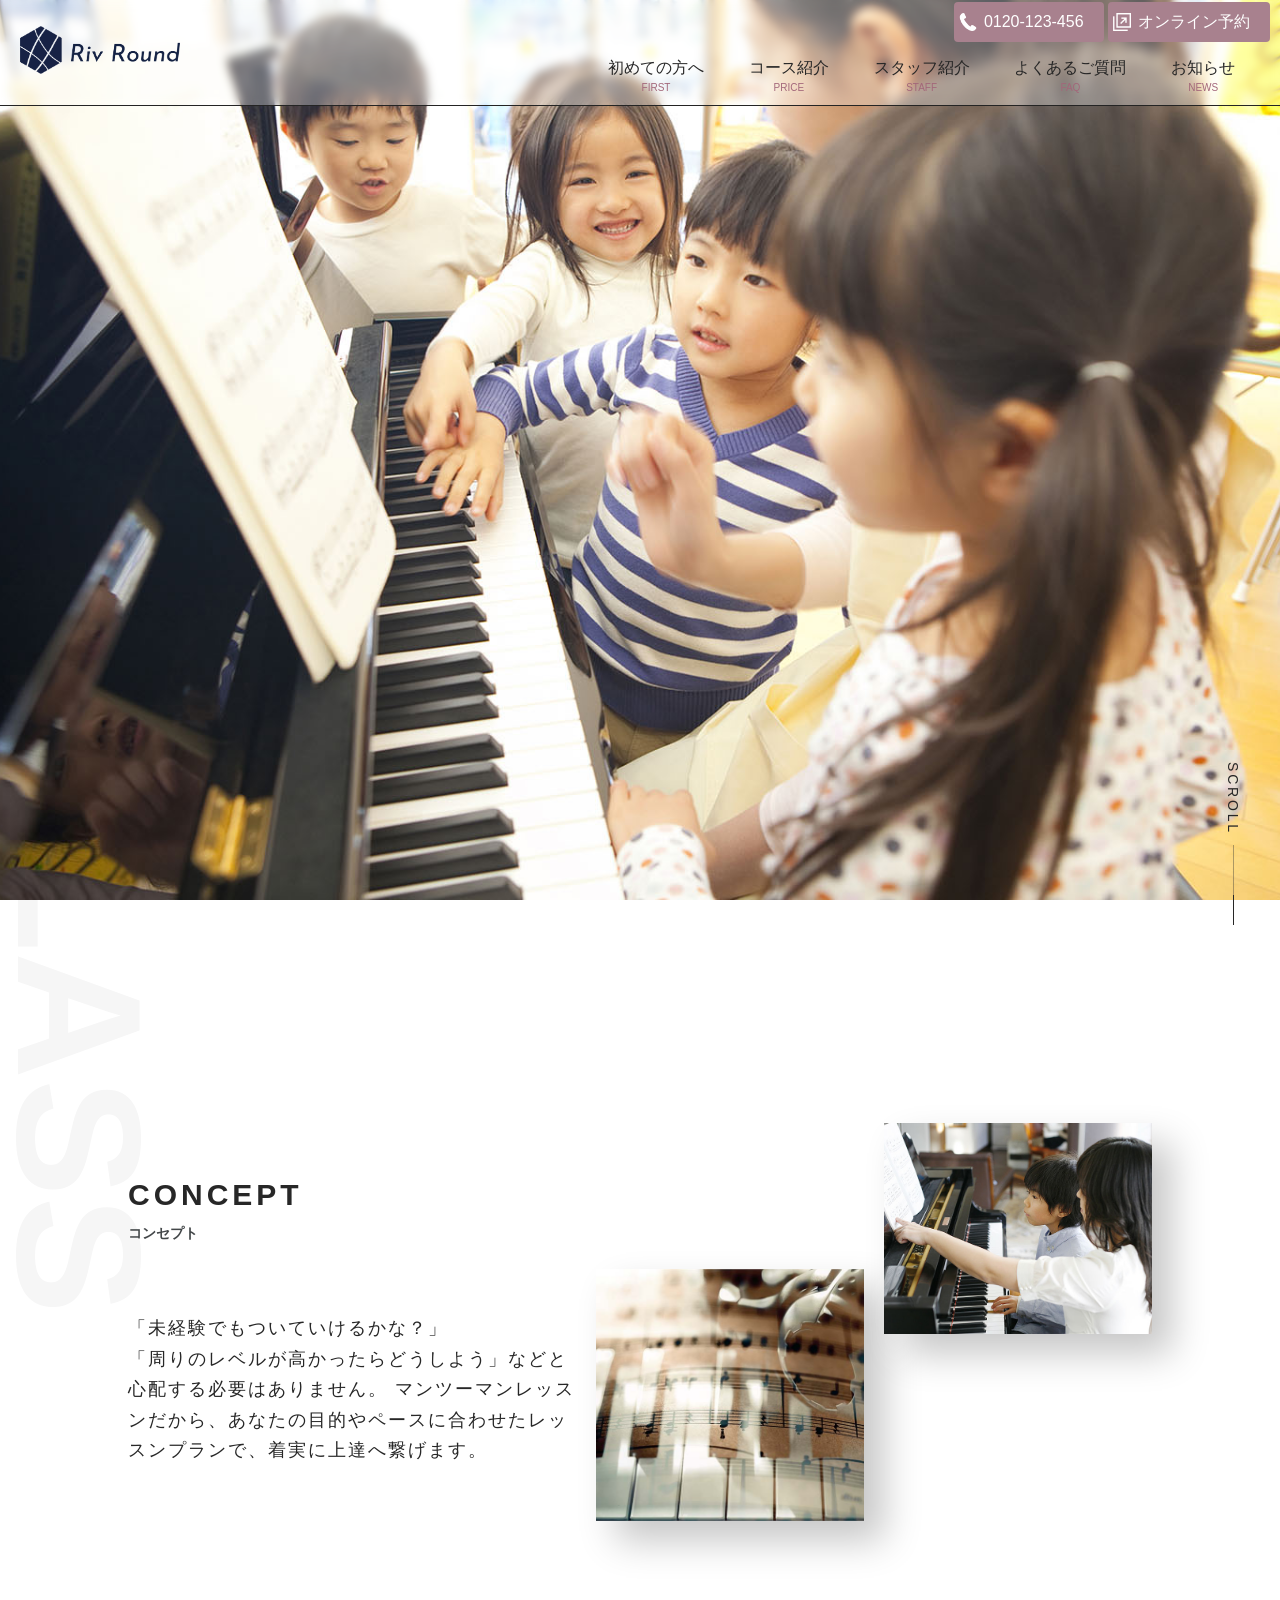
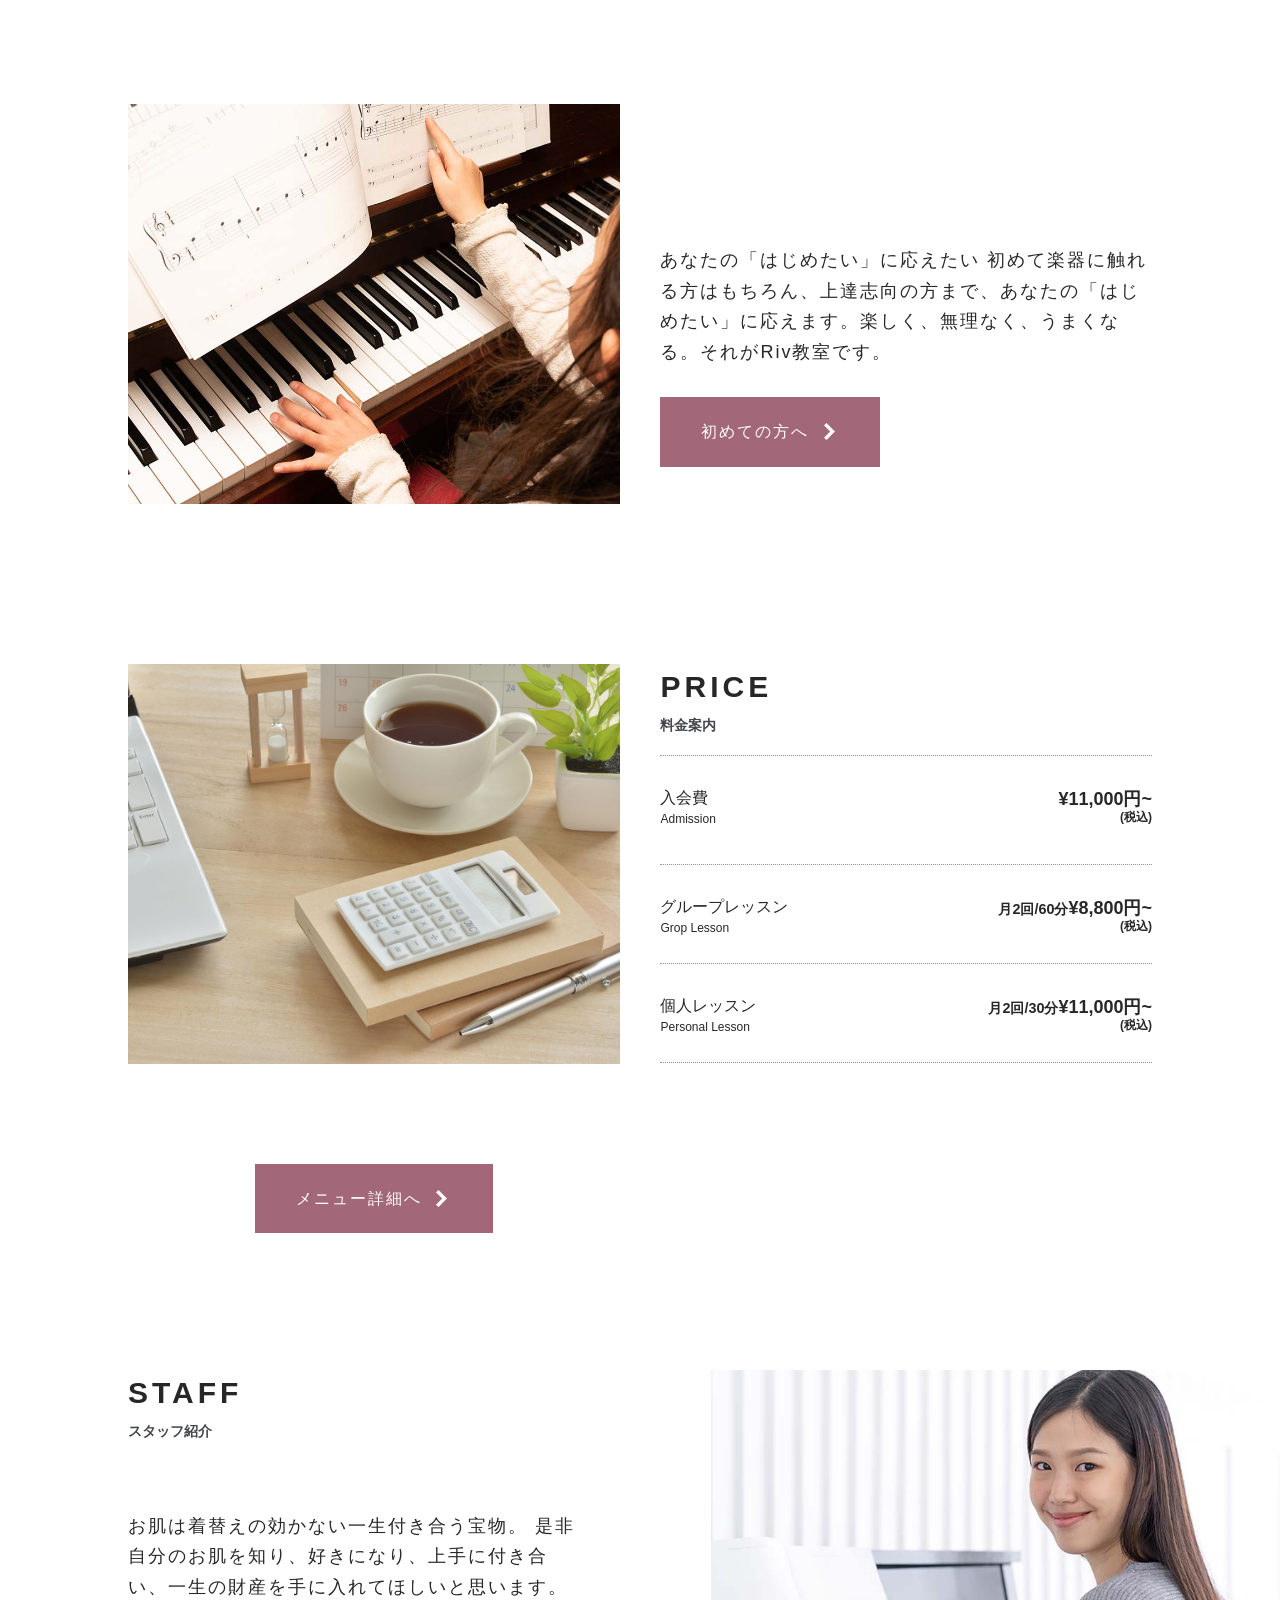
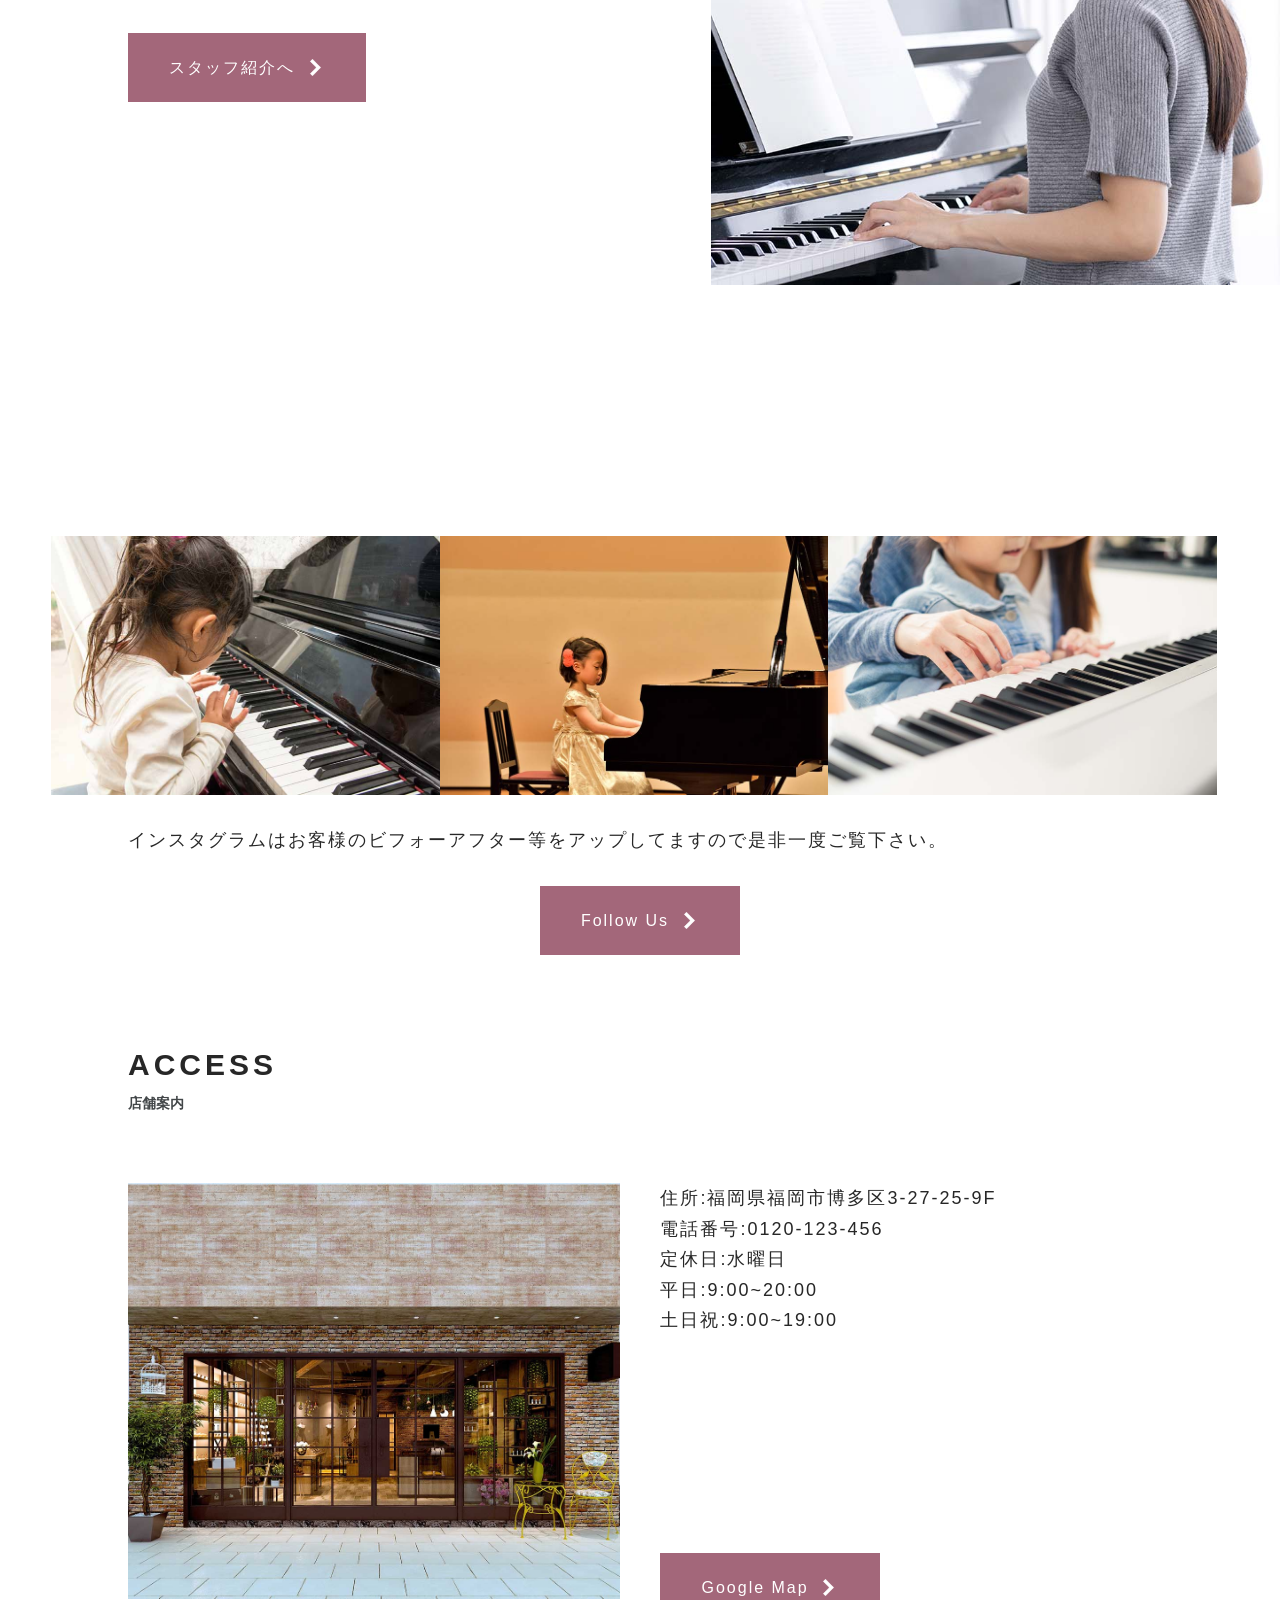
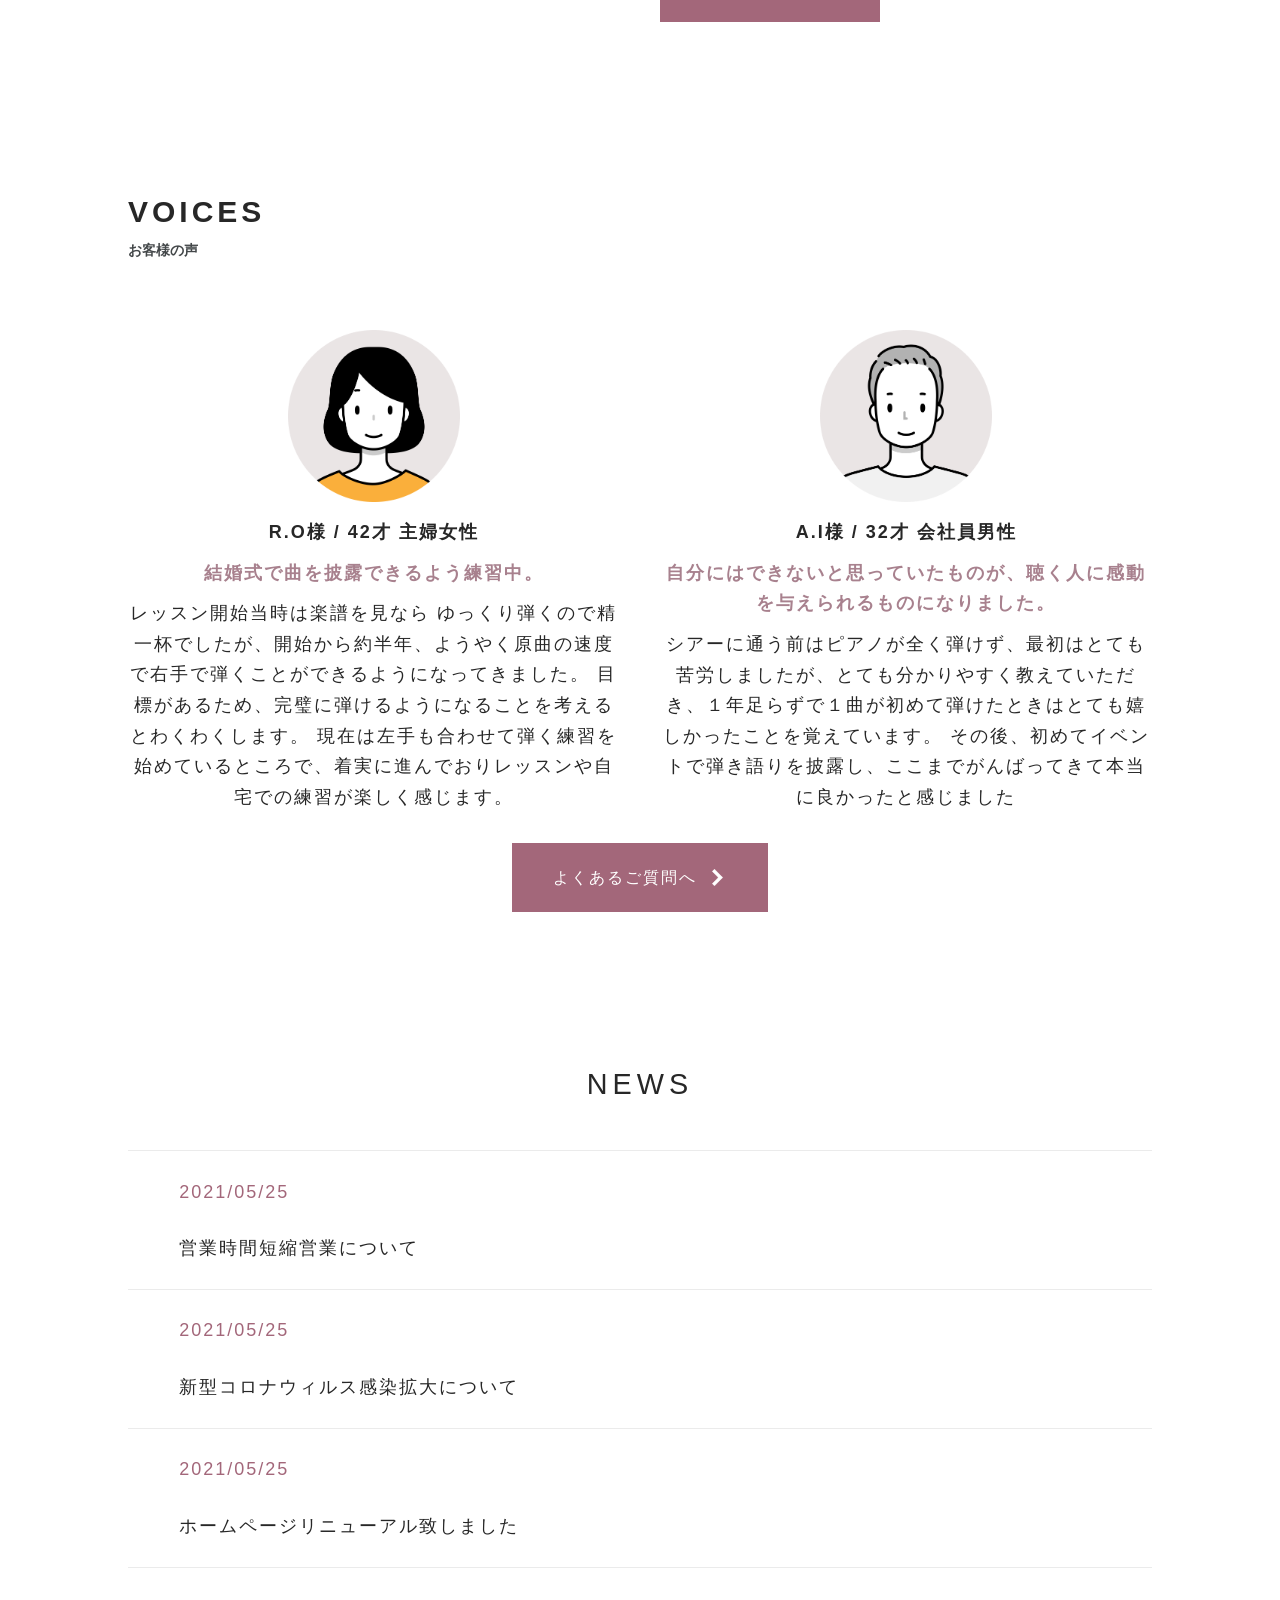
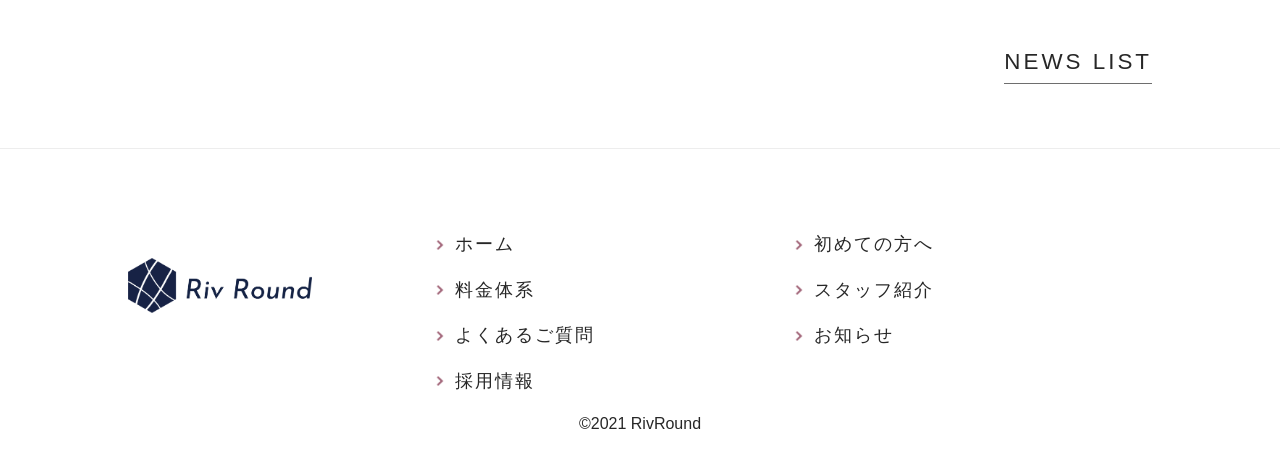
<file: index.html>
<!DOCTYPE html>
<html lang="ja">

<head>
  <meta charset="UTF-8" />
  <meta name="viewport" content="width=device-width, initial-scale=1.0" />
  <title>音楽教室2 | top</title>
  <link rel="stylesheet" href="styles/vendor/animsition.min.css" />
  <link rel="stylesheet" href="styles/vendor/bootstrap-reboot.css" />
  <link rel="stylesheet" href="styles/vendor/swiper.min.css" />
  <link rel="stylesheet" href="styles/style.css" />
</head>

<body class="animsition">
  <div class="superwrapper">
    <div class="pageBg">
      <span class="lines"> </span>
      <span class="txt">Riv<br />pianoclass</span>
    </div>
    <!-- /.pageBg -->
    <header id="header" class="p-header">
      <div class="mobile-container">
        <div class="logo__img">
          <a href="/">
            <div class="logo"></div>
          </a>
        </div>
        <div class="mobile-button">
          <button class="mobile-menu__btn">
            <span></span>
            <span></span>
            <span></span>
          </button>
        </div>
      </div>
      <!-- /.mobile-container -->
      <div class="pc-container">
        <div class="logo__img">
          <a class="animsition-link" href="/">
            <div class="logo-pc logo"></div>
          </a>
        </div>
        <nav class="pc-nav">
          <ul class="pc-nav-list">
            <li class="pc-nav-item">
              <a class="pc-nav-link animsition-link" href="/first/first.html"><span>初めての方へ</span>
                <small>FIRST</small></a>
            </li>
            <li class="pc-nav-item">
              <a class="pc-nav-link animsition-link" href="/price/price.html"><span>コース紹介</span><small>PRICE</small></a>
            </li>
            <li class="pc-nav-item">
              <a class="pc-nav-link animsition-link"
                href="/staff/staff.html"><span>スタッフ紹介</span><small>STAFF</small></a>
            </li>
            <li class="pc-nav-item">
              <a class="pc-nav-link animsition-link" href="/faq/faq.html"><span>よくあるご質問</span><small>FAQ</small></a>
            </li>
            <li class="pc-nav-item">
              <a class="pc-nav-link animsition-link" href="/news/news.html"><span>お知らせ</span><small>NEWS</small></a>
            </li>
          </ul>
          <div class="pc-contact">
            <a class="pc-tel" href="tel:092-686-7954">0120-123-456</a>
            <a target="_blank" class="pc-net" href="https://beauty.hotpepper.jp/">オンライン予約</a>
          </div>
        </nav>
      </div>
      <!-- /.pc-container -->
      <nav class="sp-navbtn">
        <ul class="sp-navbtn__container">
          <li>
            <a class="tel" href="tel:092-686-7954">電話予約<i class="icon-tel"></i></a>
          </li>
          <li>
            <a class="net" target="_blank" href="https://beauty.hotpepper.jp/">オンライン予約<i class="icon-net"></i></a>
          </li>
        </ul>
      </nav>
      <!-- /.nav-btn -->
    </header>
    <!-- /.header -->
    <div class="p-firstview">
      <div class="hero">
        <div class="swiper-container">
          <div class="swiper-wrapper">
            <div class="swiper-slide">
              <img class="view-sp" src="images/home/topview-1@sp.jpg" />
              <img class="view-pc" src="images/home/topview-1@pc.jpg" />
            </div>
            <div class="swiper-slide">
              <img class="view-sp" src="images/home/topview-2@sp.jpg" />
              <img class="view-pc" src="images/home/topview-2@pc.jpg" />
            </div>
          </div>
        </div>
        <div class="p-firstview__textbox clip-js1 skew">
          <div class="p-firstview__text">
            We Create Special with RivRound.
          </div>
        </div>
        <div class="scrolldown-wrap">
          <a class="scrolldown" href="#">Scroll</a>
        </div>
      </div>
    </div>
    <!-- /.p-firstview -->
    <section id="concept" class="p-concept">
      <div class="c-container">
        <div class="p-concept__wrap">
          <div class="p-concept__block appear up">
            <h2 class="p-title appear up">
              <span class="en item">concept</span>
              <span class="ja item">コンセプト</span>
            </h2>
            <div class="p-concept__desc item">
              <p class="c-txt-sm">「未経験でもついていけるかな？」<br>
                「周りのレベルが高かったらどうしよう」などと心配する必要はありません。 マンツーマンレッスンだから、あなたの目的やペースに合わせたレッスンプランで、着実に上達へ繋げます。
              </p>
            </div>
          </div>
          <div id="img01" class="p-concept__img ">
            <img src="/images/home/top-page-1.jpg" alt="" class="p-concept__photo parallax-down" />
          </div>
          <div id="img02" class="p-concept__img">
            <img src="/images/home/top-page-2.jpg" alt="" class="p-concept__sub-photo parallax-up" />
          </div>
        </div>
      </div>
    </section>
    <!-- /.p-concept -->
    <section class="p-first">
      <div class="c-container">
        <div class="p-first__flex">
          <h2 class="p-title appear up">
            <span class="en item">first</span>
            <span class="ja item">初めての方へ</span>
          </h2>
          <div class="p-first__img view-sp">
            <img src="/images/home/first.jpg" alt="">
          </div>
          <div class="p-first__wrap">
            <div class="p-first__txt appear up">
              <div class="p-first__desc item">
                <p class="c-txt-sm">
                  あなたの「はじめたい」に応えたい
                  初めて楽器に触れる方はもちろん、上達志向の方まで、あなたの「はじめたい」に応えます。楽しく、無理なく、うまくなる。それがRiv教室です。
                </p>
              </div>
              <div class="more-btn">
                <a href="/first/first.html" class="more-btn__link slide-bg animsition-link">
                  <span class="c-txt-sm">初めての方へ</span>
                  <span class="bg"></span></a>
              </div>
            </div>
          </div>
        </div>
        <div class="p-first__img view-pc">
          <img src="/images/home/first.jpg" alt="">
        </div>
      </div>
    </section>
    <!-- /.p-first -->
    <section class="p-price">
      <div class="c-container">
        <div class="p-price__flex">
          <div class="p-price__left">
            <div class="p-price__img cover-slide">
              <img class="img-zoom" src="/images/home/pay@pc.jpg" alt="">
            </div>
            <div class="more-btn view-pc">
              <a href="/price/price.html" class="more-btn__link slide-bg animsition-link">
                <span class="c-txt-sm">メニュー詳細へ</span>
                <span class="bg"></span></a>
            </div>
          </div>
          <div class="p-price__right">
            <h2 class="p-title appear up">
              <span class="en item">PRICE</span>
              <span class="ja item">料金案内</span>
            </h2>
            <div class="p-price__wrap">
              <dl class="p-price__detail">
                <dt class="p-price__detail_ttl">入会費<span>Admission</span></dt>
                <dd class="p-price__detail_cont price-tit"><span class="yen">¥</span>11,000円~<span
                    class="tax">(税込)</span>
                </dd>
              </dl>
              <dl class="p-price__detail">
                <dt class="p-price__detail_ttl">グループレッスン<span>Grop Lesson</span></dt>
                <dd class="p-price__detail_cont price-tit">
                  <small>月2回/60分</small><span class="yen">¥</span>8,800円~<span class="tax">(税込)</span>
                </dd>
              </dl>
              <dl class="p-price__detail">
                <dt class="p-price__detail_ttl">個人レッスン<span>Personal Lesson</span></dt>
                <dd class="p-price__detail_cont price-tit"><small>月2回/30分</small><span class="yen">¥</span>11,000円~<span
                    class="tax">(税込)</span>
                </dd>
              </dl>
              <div class="more-btn view-sp">
                <a href="/price/price.html" class="more-btn__link slide-bg animsition-link">
                  <span class="c-txt-sm">コース紹介へ</span>
                  <span class="bg"></span></a>
              </div>
            </div>
          </div>
        </div>
      </div>
    </section>
    <!-- /.p-price -->
    <section class="p-staff">
      <div class="p-staff__wrap">
        <div class="p-staff__img">
          <img src="/images/home/staff.jpg" alt="">
        </div>
        <div class="c-container">
          <h2 class="p-title appear up">
            <span class="en item">STAFF</span>
            <span class="ja item">スタッフ紹介</span>
          </h2>
          <div class="p-staff__wrap">
            <div class="p-staff__txt appear up">
              <div class="p-staff__desc item">
                <p class="c-txt-sm">お肌は着替えの効かない一生付き合う宝物。 是非自分のお肌を知り、好きになり、上手に付き合い、一生の財産を手に入れてほしいと思います。
                </p>
              </div>
              <div class="more-btn">
                <a href="/staff/staff.html" class="more-btn__link slide-bg animsition-link">
                  <span class="c-txt-sm">スタッフ紹介へ</span>
                  <span class="bg"></span></a>
              </div>
            </div>
          </div>
        </div>
      </div>
    </section>
    <!-- /.p-staff -->
    <section class="p-instagram">
      <div class="c-container">
        <h2 class="p-title appear up">
          <span class="en item">INSTAGRAM</span>
          <span class="ja item">インスタグラム</span>
        </h2>
        <div class="p-instagram__img">
          <a href="https://www.instagram.com/?hl=ja"><img src="/images/home/point-1.jpg" alt=""></a>
          <a href="https://www.instagram.com/?hl=ja"><img src="/images/home/point-2.jpg" alt=""></a>
          <a href="https://www.instagram.com/?hl=ja"><img src="/images/home/point-3.jpg" alt=""></a>
        </div>
        <div class="p-instagram__desc">
          <p class="c-txt-sm">インスタグラムはお客様のビフォーアフター等をアップしてますので是非一度ご覧下さい。</p>
        </div>
        <div class="more-btn">
          <a target="_blank" href="https://www.instagram.com/?hl=ja" class="more-btn__link slide-bg animsition-link">
            <span class="c-txt-sm">Follow Us</span>
            <span class="bg"></span></a>
        </div>
      </div>
    </section>
    <!-- /.p-instagram -->
    <section class="p-access">
      <div class="c-container">
        <h2 class="p-title appear up">
          <span class="en item">ACCESS</span>
          <span class="ja item">店舗案内</span>
        </h2>
        <div class="p-access__wrap">
          <div class="p-access__img">
            <img src="/images/home/store__2.jpg" alt="">
          </div>
          <div class="p-access__txt appear up">
            <div class="p-access__desc">
              <p class="c-txt-sm">住所:福岡県福岡市博多区3-27-25-9F</p>
              <a href="tel:092-686-7954" class="tel">
                <span class="c-txt-sm">電話番号:0120-123-456</span>
              </a>
              <p class="c-txt-sm">定休日:水曜日</p>
              <p class="c-txt-sm">平日:9:00~20:00</p>
              <p class="c-txt-sm">土日祝:9:00~19:00</p>
            </div>
            <div class="p-access__map item">
              <iframe
                src="https://www.google.com/maps/embed?pb=!1m18!1m12!1m3!1d13294.424791215797!2d130.40662633372042!3d33.58957259174761!2m3!1f0!2f0!3f0!3m2!1i1024!2i768!4f13.1!3m3!1m2!1s0x354191942250e0dd%3A0x7a79d2c5edd8fafe!2zUml2Um91bmQg5qCq5byP5Lya56S-!5e0!3m2!1sja!2sjp!4v1634181349900!5m2!1sja!2sjp"
                style="border:0;" allowfullscreen="" loading="lazy"></iframe>
            </div>
            <div class="more-btn">
              <a target="_blank" href="https://goo.gl/maps/dtVSzDV7JT8DrTzo6"
                class="more-btn__link slide-bg animsition-link">
                <span class="c-txt-sm">Google Map</span>
                <span class="bg"></span></a>
            </div>
          </div>
        </div>
      </div>
    </section>
    <!-- /.p-access -->
    <section class="p-voices">
      <div class="c-container">
        <h2 class="p-title appear up">
          <span class="en item">VOICES</span>
          <span class="ja item">お客様の声</span>
        </h2>
        <ul>
          <li id="voice01" class="p-voices__item">
            <div class="p-voices__img">
              <img src="/images/home/icon-woman.png" alt="">
            </div>
            <div class="p-voices__desc">
              <p class="name c-txt-sm">R.O様 / 42才 主婦女性</p>
              <p class="tit c-txt-sm">結婚式で曲を披露できるよう練習中。<br></p>
              <p class="desc c-txt-sm">レッスン開始当時は楽譜を見なら ゆっくり弾くので精一杯でしたが、開始から約半年、ようやく原曲の速度で右手で弾くことができるようになってきました。
                目標があるため、完璧に弾けるようになることを考えるとわくわくします。 現在は左手も合わせて弾く練習を始めているところで、着実に進んでおりレッスンや自宅での練習が楽しく感じます。
              </p>
            </div>
          </li>
          <li id="voice02" class="p-voices__item">
            <div class="p-voices__img">
              <img src="/images/home/icon-men.png" alt="">
            </div>
            <div class="p-voices__desc">
              <p class="name c-txt-sm">A.I様 / 32才 会社員男性</p>
              <p class="tit c-txt-sm">自分にはできないと思っていたものが、聴く人に感動を与えられるものになりました。<br></p>
              <p class="desc c-txt-sm">
                シアーに通う前はピアノが全く弾けず、最初はとても苦労しましたが、とても分かりやすく教えていただき、１年足らずで１曲が初めて弾けたときはとても嬉しかったことを覚えています。
                その後、初めてイベントで弾き語りを披露し、ここまでがんばってきて本当に良かったと感じました<br></p>
            </div>
          </li>
        </ul>
        <div class="more-btn">
          <a href="/faq/faq.html" class="more-btn__link slide-bg animsition-link">
            <span class="c-txt-sm">よくあるご質問へ</span>
            <span class="bg"></span></a>
        </div>
      </div>
    </section>
    <!-- /.p-voices -->
    <section id="news" class="p-news">
      <div class="c-container">
        <h2 class="p-news__tit appear up">
          <p class="c-title">NEWS</p>
        </h2>
        <div class="p-news__wrapper appear up">
          <ul class="p-news__list item">
            <li class="p-news__item">
              <a class="p-news__link animsition-link" href="/news/news.html">
                <span class="c-txt-sm">2021/05/25</span>
                <p class="c-txt-sm">営業時間短縮営業について</p>
              </a>
            </li>
            <li class="p-news__item">
              <a class="p-news__link animsition-link" href="/news/news.html">
                <span class="c-txt-sm">2021/05/25</span>
                <p class="c-txt-sm">新型コロナウィルス感染拡大について</p>
              </a>
            </li>
            <li class="p-news__item">
              <a class="p-news__link animsition-link" href="/news/news.html">
                <span class="c-txt-sm">2021/05/25</span>
                <p class="c-txt-sm">ホームページリニューアル致しました</p>
              </a>
            </li>
          </ul>
          <div class="view-more item">
            <a class="view-more__link animsition-link" href="/news/news.html">
              <span>NEWS LIST</span></a>
          </div>
        </div>
      </div>
    </section>
    <!-- /.p-news -->
    <footer class="p-footer">
      <div class="c-container">
        <div class="p-footer__wrap">
          <div class="p-footer__logo">
            <img src="/images/common/riv_logo_official2.png" alt="">
          </div>
          <div class="p-footer__nav">
            <ul>
              <li>
                <a class="animsition-link" href="/"><span class="c-txt-sm">ホーム</span></a>
              </li>
              <li>
                <a class="animsition-link" href="/first/first.html"><span class="c-txt-sm">初めての方へ</span></a>
              </li>
              <li>
                <a class="animsition-link" href="/price/price.html"><span class="c-txt-sm">料金体系</span></a>
              </li>
              <li>
                <a class="animsition-link" href="/staff/staff.html"><span class="c-txt-sm">スタッフ紹介</span></a>
              </li>

              <li>
                <a class="animsition-link" href="/faq/faq.html"><span class="c-txt-sm">よくあるご質問</span></a>
              </li>
              <li>
                <a class="animsition-link" href="/news/news.html"><span class="c-txt-sm">お知らせ</span></a>
              </li>
              <li>
                <a class="animsition-link" href="/recruit/recruit.html"><span class="c-txt-sm">採用情報</span></a>
              </li>
            </ul>
          </div>
        </div>
        <div class="copyright">&copy;2021 RivRound</div>
      </div>
    </footer>
    <!-- /.footer -->
    <div class="mobile-menu">
      <nav class="mobile-menu__nav">
        <ul class="mobile-menu__list">
          <li class="mobile-menu__item"><a class="animsition-link" href="/">ホーム</a></li>
          <li class="mobile-menu__item"><a class="animsition-link" href="/first/first.html">初めての方へ</a></li>
          <li class="mobile-menu__item"><a class="animsition-link" href="/price/price.html">コース紹介</a></li>
          <li class="mobile-menu__item"><a class="animsition-link" href="/staff/staff.html">スタッフ紹介</a></li>
          <li class="mobile-menu__item"><a class="animsition-link" href="/faq/faq.html">よくあるご質問</a></li>
          <li class="mobile-menu__item"><a class="animsition-link" href="/news/news.html">お知らせ</a></li>
          <li class="mobile-menu__item"><a class="animsition-link" href="/recruit/recruit.html">採用情報</a></li>
        </ul>
        <div class="contact-btn">
          <ul class="contact-btn-list">
            <li class="contact-btn-item">
              <a href="tel:05031599527">
                <span class="tel">電話予約</span>
              </a>
            </li>
            <li class="contact-btn-item">
              <a target="_blank" href="https://beauty.hotpepper.jp/">
                <span class="mail">オンライン予約</span>
              </a>
            </li>
        </div>
        </ul>
      </nav>
    </div>
    <!-- /.mobile-menu -->
  </div>
  <!-- /.p-superwrapper -->
  <script src="scripts/vendor/pace.js"></script>
  <script src="https://ajax.googleapis.com/ajax/libs/jquery/1.11.0/jquery.min.js"></script>
  <script src="/scripts/vendor/animsition.min.js"></script>
  <script src="/scripts/libs/page.js"></script>
  <script src="scripts/vendor/swiper.min.js"></script>
  <script src="/scripts/vendor/simpleParallax.min.js"></script>
  <script src="/scripts/libs/parallax.js"></script>
  <script src="scripts/libs/hero-slider.js"></script>
  <script src="scripts/libs/scroll-btn.js"></script>
  <script src="scripts/libs/scroll.js"></script>
  <script src="scripts/libs/text-animation.js"></script>
  <script src="scripts/libs/mobile-menu.js"></script>
  <script src="scripts/main.js"></script>
</body>

</html>
</file>
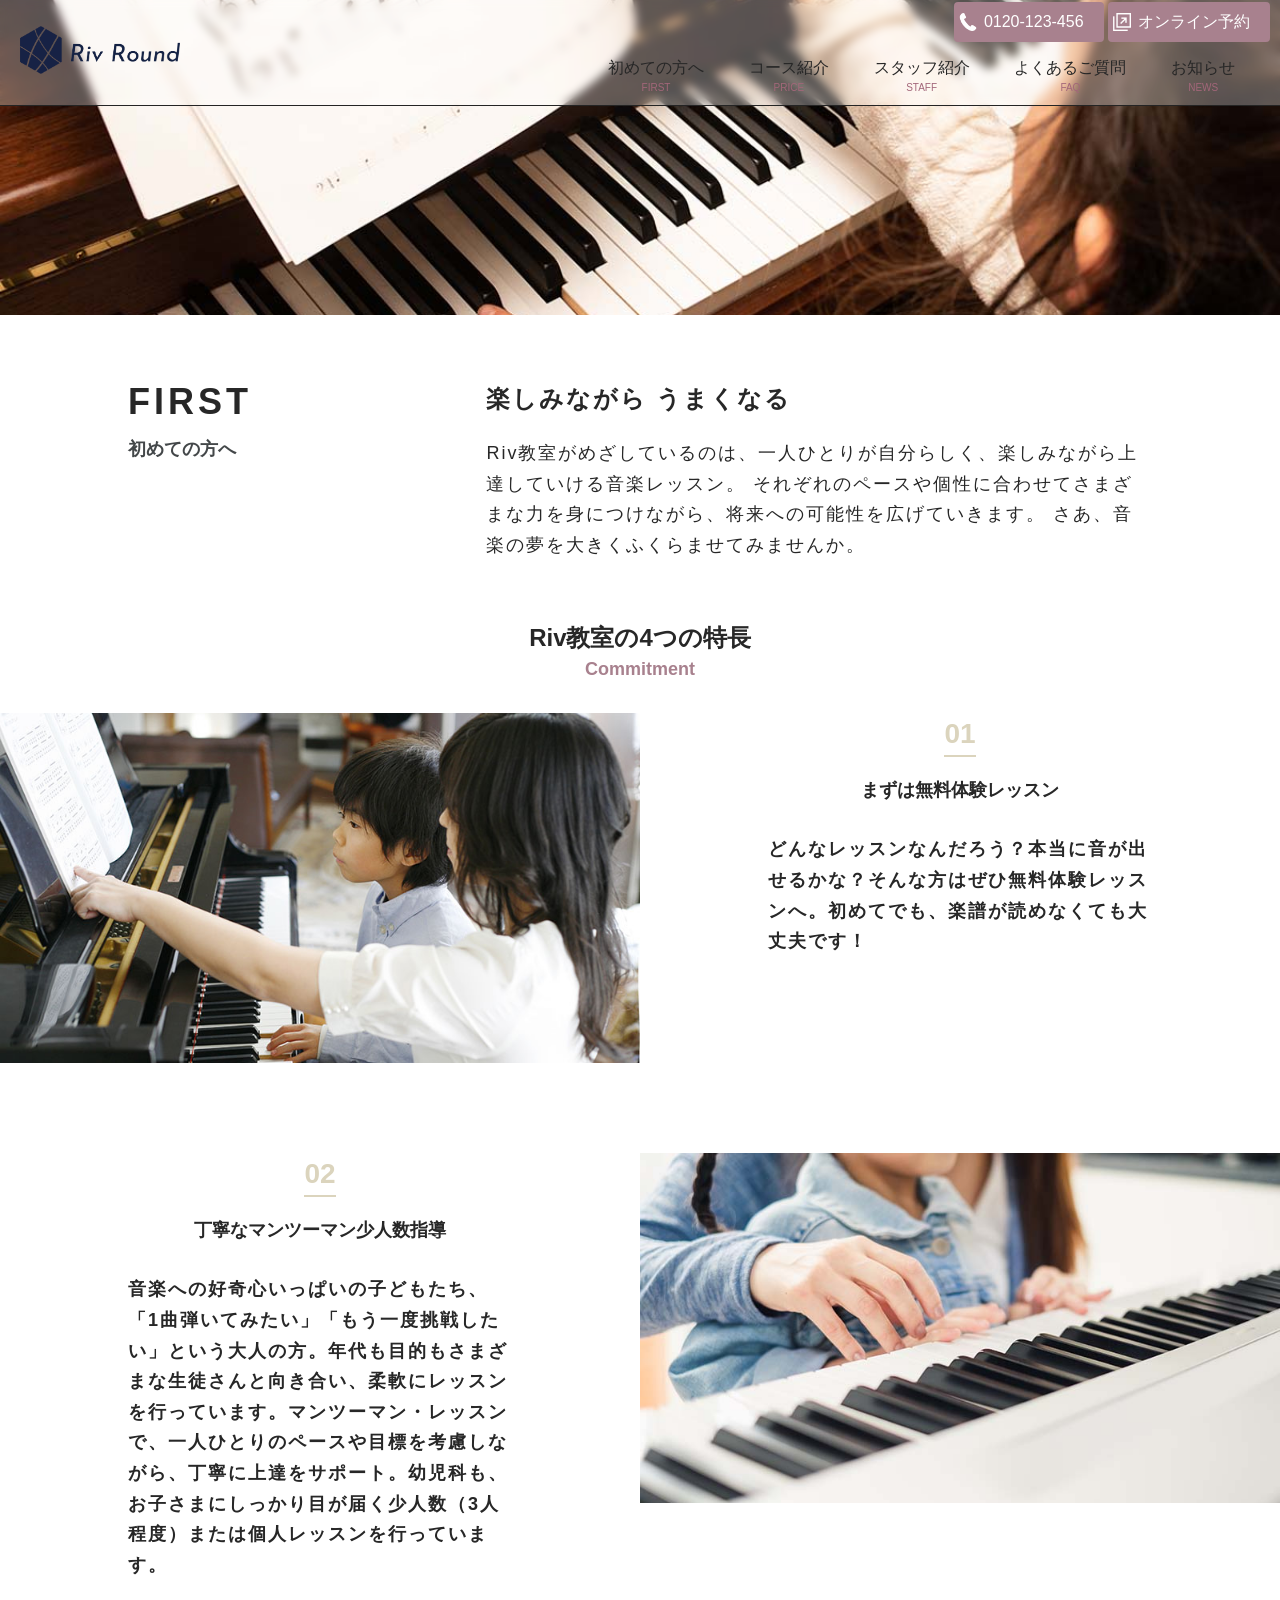
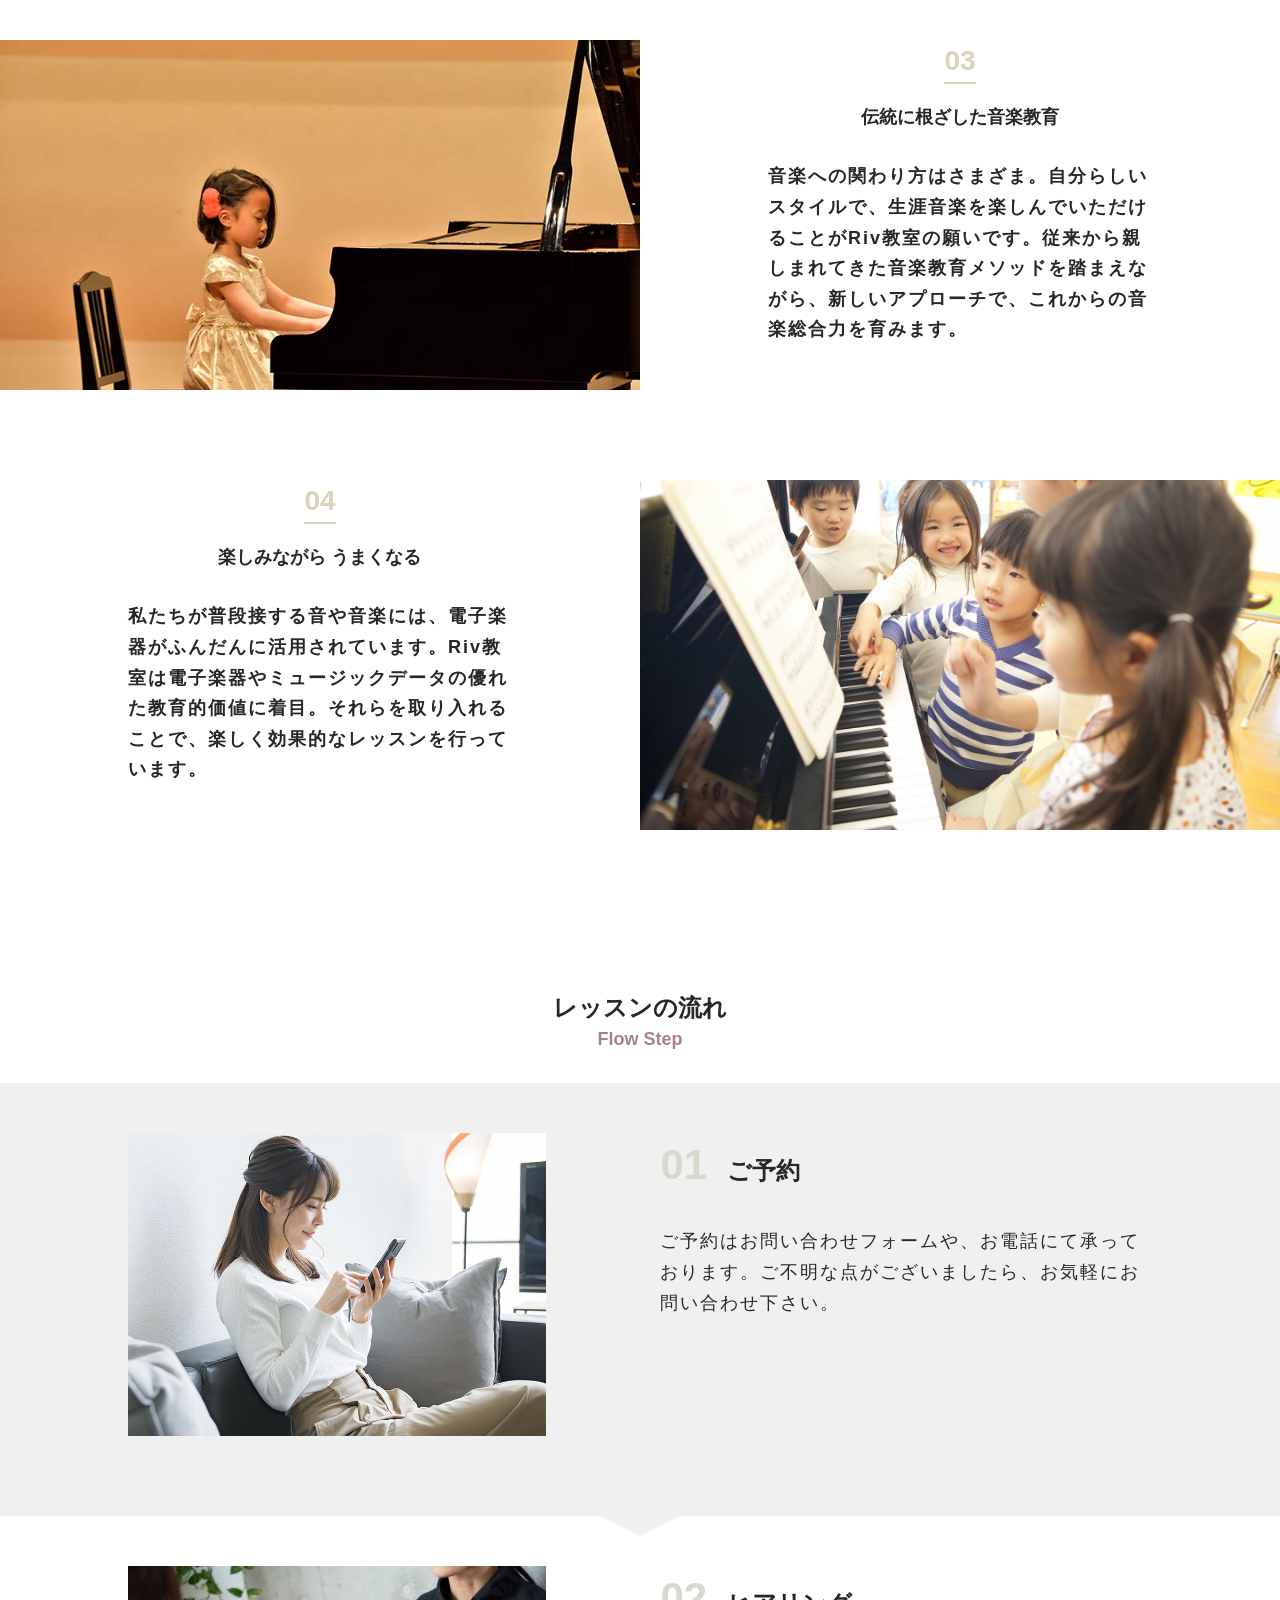
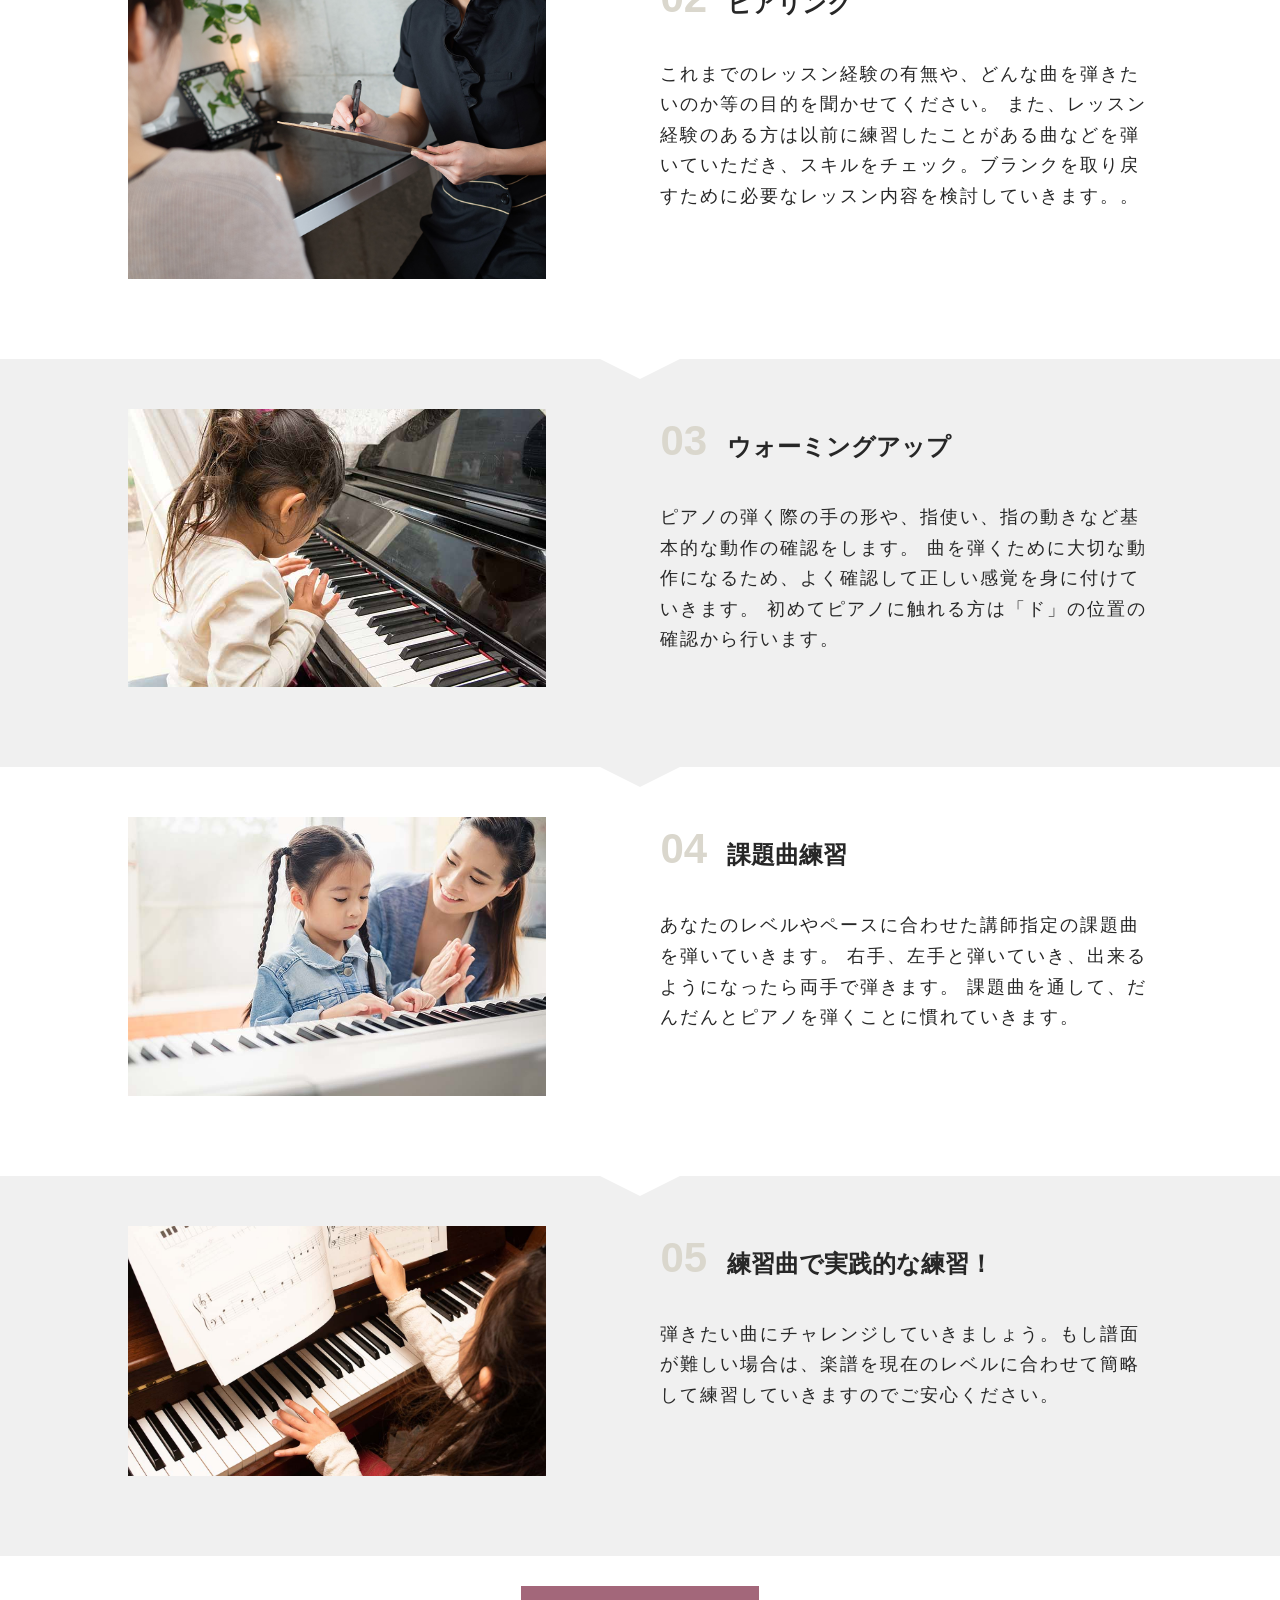
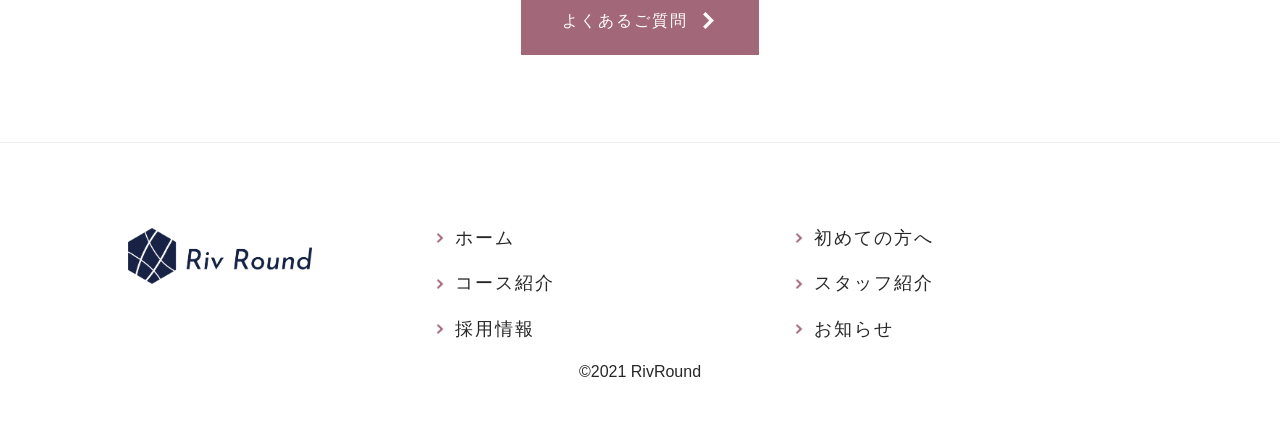
<file: first/first.html>
<!DOCTYPE html>
<html lang="ja">

<head>
  <meta charset="UTF-8">
  <meta http-equiv="X-UA-Compatible" content="IE=edge">
  <meta name="viewport" content="width=device-width, initial-scale=1.0">
  <title>初めての方へ | ピアノ教室テンプレート1</title>
  <link rel="stylesheet" href="/styles/vendor/animsition.min.css">
  <link rel="stylesheet" href="/styles/vendor/bootstrap-reboot.css">
  <link rel="stylesheet" href="/styles/style.css">
</head>

<body class="animsition">
  <div class="superwrapper">
    <main id="main-contents" class="c-first">
      <header id="header" class="p-header">
        <div class="mobile-container">
          <div class="logo__img">
            <a href="/">
              <div class="logo"></div>
            </a>
          </div>
          <div class="mobile-button">
            <button class="mobile-menu__btn">
              <span></span>
              <span></span>
              <span></span>
            </button>
          </div>
        </div>
        <!-- /.mobile-container -->
        <div class="pc-container">
          <div class="logo__img">
            <a class="animsition-link" href="/">
              <div class="logo-pc logo"></div>
            </a>
          </div>
          <nav class="pc-nav">
            <ul class="pc-nav-list">
              <li class="pc-nav-item">
                <a class="pc-nav-link animsition-link" href="/first/first.html"><span>初めての方へ</span>
                  <small>FIRST</small></a>
              </li>
              <li class="pc-nav-item">
                <a class="pc-nav-link animsition-link"
                  href="/price/price.html"><span>コース紹介</span><small>PRICE</small></a>
              </li>
              <li class="pc-nav-item">
                <a class="pc-nav-link animsition-link"
                  href="/staff/staff.html"><span>スタッフ紹介</span><small>STAFF</small></a>
              </li>
              <li class="pc-nav-item">
                <a class="pc-nav-link animsition-link" href="/faq/faq.html"><span>よくあるご質問</span><small>FAQ</small></a>
              </li>
              <li class="pc-nav-item">
                <a class="pc-nav-link animsition-link" href="/news/news.html"><span>お知らせ</span><small>NEWS</small></a>
              </li>
            </ul>
            <div class="pc-contact">
              <a class="pc-tel" href="tel:092-686-7954">0120-123-456</a>
              <a target="_blank" class="pc-net" href="https://beauty.hotpepper.jp/">オンライン予約</a>
            </div>
          </nav>
        </div>
        <!-- /.pc-container -->
        <nav class="sp-navbtn">
          <ul class="sp-navbtn__container">
            <li>
              <a class="tel" href="tel:092-686-7954">電話予約<i class="icon-tel"></i></a>
            </li>
            <li>
              <a class="net" target="_blank" href="https://beauty.hotpepper.jp/">オンライン予約<i class="icon-net"></i></a>
            </li>
          </ul>
        </nav>
        <!-- /.nav-btn -->
      </header>
      <!-- /.header -->
      <section class="c-topview">
        <div class="c-topview__img">
          <img src="/images/home/first.jpg" alt="">
        </div>
      </section>
      <!-- /.c-topview -->
      <section class="c-features">
        <div class="c-container">
          <h2 class="c-title">
            <span class="en">First</span>
            <span class="ja">初めての方へ</span>
          </h2>
          <div class="c-features__desc">
            <h3 class="c-txt-md">楽しみながら
              うまくなる</h3>
            <p class="c-txt-sm">
              Riv教室がめざしているのは、一人ひとりが自分らしく、楽しみながら上達していける音楽レッスン。
              それぞれのペースや個性に合わせてさまざまな力を身につけながら、将来への可能性を広げていきます。
              さあ、音楽の夢を大きくふくらませてみませんか。
            </p>
          </div>
        </div>
      </section>
      <!-- /.c-features -->
      <section class="c-points">
        <h3 class="tit">
          <p class="ja">Riv教室の4つの特長</p>
          <p class="en">Commitment</p>
        </h3>
        <ul>
          <li class="c-points__item">
            <div class="c-points__img">
              <img src="/images/home/top-page-2.jpg" alt="">
            </div>
            <div class="c-points__desc">
              <h4>
                <div class="num-wrap">
                  <p class="num">01</p>
                  <p class="item-tit">まずは無料体験レッスン</p>
                </div>
                <div class="item-desc">
                  <p class="c-txt-sm">どんなレッスンなんだろう？本当に音が出せるかな？そんな方はぜひ無料体験レッスンへ。初めてでも、楽譜が読めなくても大丈夫です！
                  </p>
                </div>
              </h4>
            </div>
          </li>
          <li class="c-points__item">
            <div class="c-points__img">
              <img src="/images/home/point-3.jpg" alt="">
            </div>
            <div class="c-points__desc">
              <h4>
                <div class="num-wrap">
                  <p class="num">02</p>
                  <p class="item-tit">丁寧なマンツーマン少人数指導</p>
                </div>
                <div class="item-desc">
                  <p class="c-txt-sm">
                    音楽への好奇心いっぱいの子どもたち、「1曲弾いてみたい」「もう一度挑戦したい」という大人の方。年代も目的もさまざまな生徒さんと向き合い、柔軟にレッスンを行っています。マンツーマン・レッスンで、一人ひとりのペースや目標を考慮しながら、丁寧に上達をサポート。幼児科も、お子さまにしっかり目が届く少人数（3人程度）または個人レッスンを行っています。
                  </p>
                </div>
              </h4>
            </div>
          </li>
          <li class="c-points__item">
            <div class="c-points__img">
              <img src="/images/home/point-2.jpg" alt="">
            </div>
            <div class="c-points__desc">
              <h4>
                <div class="num-wrap">
                  <p class="num">03</p>
                  <p class="item-tit">伝統に根ざした音楽教育</p>
                </div>

                <div class="item-desc">
                  <p class="c-txt-sm">
                    音楽への関わり方はさまざま。自分らしいスタイルで、生涯音楽を楽しんでいただけることがRiv教室の願いです。従来から親しまれてきた音楽教育メソッドを踏まえながら、新しいアプローチで、これからの音楽総合力を育みます。
                  </p>
                </div>
              </h4>
            </div>
          </li>
          <li class="c-points__item">
            <div class="c-points__img">
              <img src="/images/home/topview-1@pc.jpg" alt="">
            </div>
            <div class="c-points__desc">
              <h4>
                <div class="num-wrap">
                  <p class="num">04</p>
                  <p class="item-tit">楽しみながら
                    うまくなる</p>
                </div>
                <div class="item-desc">
                  <p class="c-txt-sm">
                    私たちが普段接する音や音楽には、電子楽器がふんだんに活用されています。Riv教室は電子楽器やミュージックデータの優れた教育的価値に着目。それらを取り入れることで、楽しく効果的なレッスンを行っています。
                  </p>
                </div>
              </h4>
            </div>
          </li>
        </ul>
      </section>
      <!-- /.c-points -->
      <section class="c-flow">
        <h3 class="tit">
          <p class="ja">レッスンの流れ</p>
          <p class="en">Flow Step</p>
        </h3>
        <div class="c-flow-content">
          <section id="flow01" class="c-flow-item">
            <div class="c-container">
              <div class="item-img view-pc">
                <img src="/images/home/reserve.jpg" alt="">
              </div>
              <div class="item-wrap">
                <h4 class="item-tit">
                  <p><span class="num">01</span>ご予約</p>
                </h4>
                <div class="item-img view-sp">
                  <img src="/images/home/reserve.jpg" alt="">
                </div>
                <div class="item-desc">
                  <p class="c-txt-sm">
                    ご予約はお問い合わせフォームや、お電話にて承っております。ご不明な点がございましたら、お気軽にお問い合わせ下さい。</p>
                </div>
              </div>
            </div>
          </section>
          <section id="flow02" class="c-flow-item">
            <div class="c-container">
              <div class="item-img view-pc">
                <img src="/images/home/counseling_1@pc.jpg" alt="">
              </div>
              <div class="item-wrap">
                <h4 class="item-tit">
                  <p><span class="num">02</span>ヒアリング</p>
                </h4>
                <div class="item-img view-sp">
                  <img src="/images/home/counseling_1@pc.jpg" alt="">
                </div>
                <div class="item-desc">
                  <p class="c-txt-sm">
                    これまでのレッスン経験の有無や、どんな曲を弾きたいのか等の目的を聞かせてください。
                    また、レッスン経験のある方は以前に練習したことがある曲などを弾いていただき、スキルをチェック。ブランクを取り戻すために必要なレッスン内容を検討していきます。。</p>
                </div>
              </div>
            </div>
          </section>
          <section id="flow03" class="c-flow-item">
            <div class="c-container">
              <div class="item-img view-pc">
                <img src="/images/home/point-1.jpg" alt="">
              </div>
              <div class="item-wrap">
                <h4 class="item-tit">
                  <p><span class="num">03</span>ウォーミングアップ</p>
                </h4>
                <div class="item-img view-sp">
                  <img src="/images/home/point-1.jpg" alt="">
                </div>
                <div class="item-desc">
                  <p class="c-txt-sm">
                    ピアノの弾く際の手の形や、指使い、指の動きなど基本的な動作の確認をします。
                    曲を弾くために大切な動作になるため、よく確認して正しい感覚を身に付けていきます。
                    初めてピアノに触れる方は「ド」の位置の確認から行います。
                  </p>
                </div>
              </div>
            </div>
          </section>
          <section id="flow04" class="c-flow-item">
            <div class="c-container">
              <div class="item-img view-pc">
                <img src="/images/home/flow.jpg" alt="">
              </div>
              <div class="item-wrap">
                <h4 class="item-tit">
                  <p><span class="num">04</span>課題曲練習</p>
                </h4>
                <div class="item-img view-sp">
                  <img src="/images/home/flow.jpg" alt="">
                </div>
                <div class="item-desc">
                  <p class="c-txt-sm">あなたのレベルやペースに合わせた講師指定の課題曲を弾いていきます。
                    右手、左手と弾いていき、出来るようになったら両手で弾きます。
                    課題曲を通して、だんだんとピアノを弾くことに慣れていきます。</p>
                </div>

              </div>
            </div>
          </section>
          <section id="flow05" class="c-flow-item">
            <div class="c-container">
              <div class="item-img view-pc">
                <img src="/images/home/first.jpg" alt="">
              </div>
              <div class="item-wrap">
                <h4 class="item-tit">
                  <p><span class="num">05</span>練習曲で実践的な練習！</p>
                </h4>
                <div class="item-img view-sp">
                  <img src="/images/home/first.jpg" alt="">
                </div>
                <div class="item-desc">
                  <p class="c-txt-sm">弾きたい曲にチャレンジしていきましょう。もし譜面が難しい場合は、楽譜を現在のレベルに合わせて簡略して練習していきますのでご安心ください。</p>
                </div>
              </div>
            </div>
          </section>
        </div>
        <div class="more-btn item">
          <a href="/faq/faq.html" class="more-btn__link slide-bg animsition-link">
            <span class="c-txt-sm">よくあるご質問</span>
            <span class="bg"></span></a>
        </div>
      </section>
      <!-- /.c-flow -->
    </main>
    <!-- /#main-contents -->
    <footer class="p-footer">
      <div class="c-container">
        <div class="p-footer__wrap">
          <div class="p-footer__logo">
            <img src="/images/common/riv_logo_official2.png" alt="">
          </div>
          <div class="p-footer__nav">
            <ul>
              <li>
                <a class="animsition-link" href="/"><span class="c-txt-sm">ホーム</span></a>
              </li>
              <li>
                <a class="animsition-link" href="/first/first.html"><span class="c-txt-sm">初めての方へ</span></a>
              </li>
              <li>
                <a class="animsition-link" href="/price/price.html"><span class="c-txt-sm">コース紹介</span></a>
              </li>
              <li>
                <a class="animsition-link" href="/staff/staff.html"><span class="c-txt-sm">スタッフ紹介</span></a>
              </li>
              <li>
                <a class="animsition-link" href="/recruit/recruit.html"><span class="c-txt-sm">採用情報</span></a>
              </li>
              <li>
                <a class="animsition-link" href="/news/news.html"><span class="c-txt-sm">お知らせ</span></a>
              </li>
            </ul>
          </div>
        </div>
        <div class="copyright">&copy;2021 RivRound</div>
      </div>
    </footer>
    <!-- /.footer -->
    <div class="mobile-menu">
      <nav class="mobile-menu__nav">
        <ul class="mobile-menu__list">
          <li class="mobile-menu__item"><a class="animsition-link" href="/">ホーム</a></li>
          <li class="mobile-menu__item"><a class="animsition-link" href="/first/first.html">初めての方へ</a></li>
          <li class="mobile-menu__item"><a class="animsition-link" href="/price/price.html">コース紹介</a></li>
          <li class="mobile-menu__item"><a class="animsition-link" href="/staff/staff.html">スタッフ紹介</a></li>
          <li class="mobile-menu__item"><a class="animsition-link" href="/faq/faq.html">よくあるご質問</a></li>
          <li class="mobile-menu__item"><a class="animsition-link" href="/news/news.html">お知らせ</a></li>
          <li class="mobile-menu__item"><a class="animsition-link" href="/recruit/recruit.html">採用情報</a></li>
        </ul>
        <div class="contact-btn">
          <ul class="contact-btn-list">
            <li class="contact-btn-item">
              <a href="tel:05031599527">
                <span class="tel">電話予約</span>
              </a>
            </li>
            <li class="contact-btn-item">
              <a target="_blank" href="https://beauty.hotpepper.jp/">
                <span class="mail">オンライン予約</span>
              </a>
            </li>
        </div>
        </ul>
      </nav>
    </div>
    <!-- /.mobile-menu -->
  </div>
  <script src="https://ajax.googleapis.com/ajax/libs/jquery/1.11.0/jquery.min.js"></script>
  <script src="/scripts/vendor/animsition.min.js"></script>
  <script src="/scripts/libs/page.js"></script>
  <script src="/scripts/libs/mobile-menu.js"></script>
  <script src="/scripts/libs/scroll-btn.js"></script>
  <script src="/scripts/libs/scroll.js"></script>
  <!-- <script src="/scripts/main.js"></script> -->
</body>

</html>
</file>
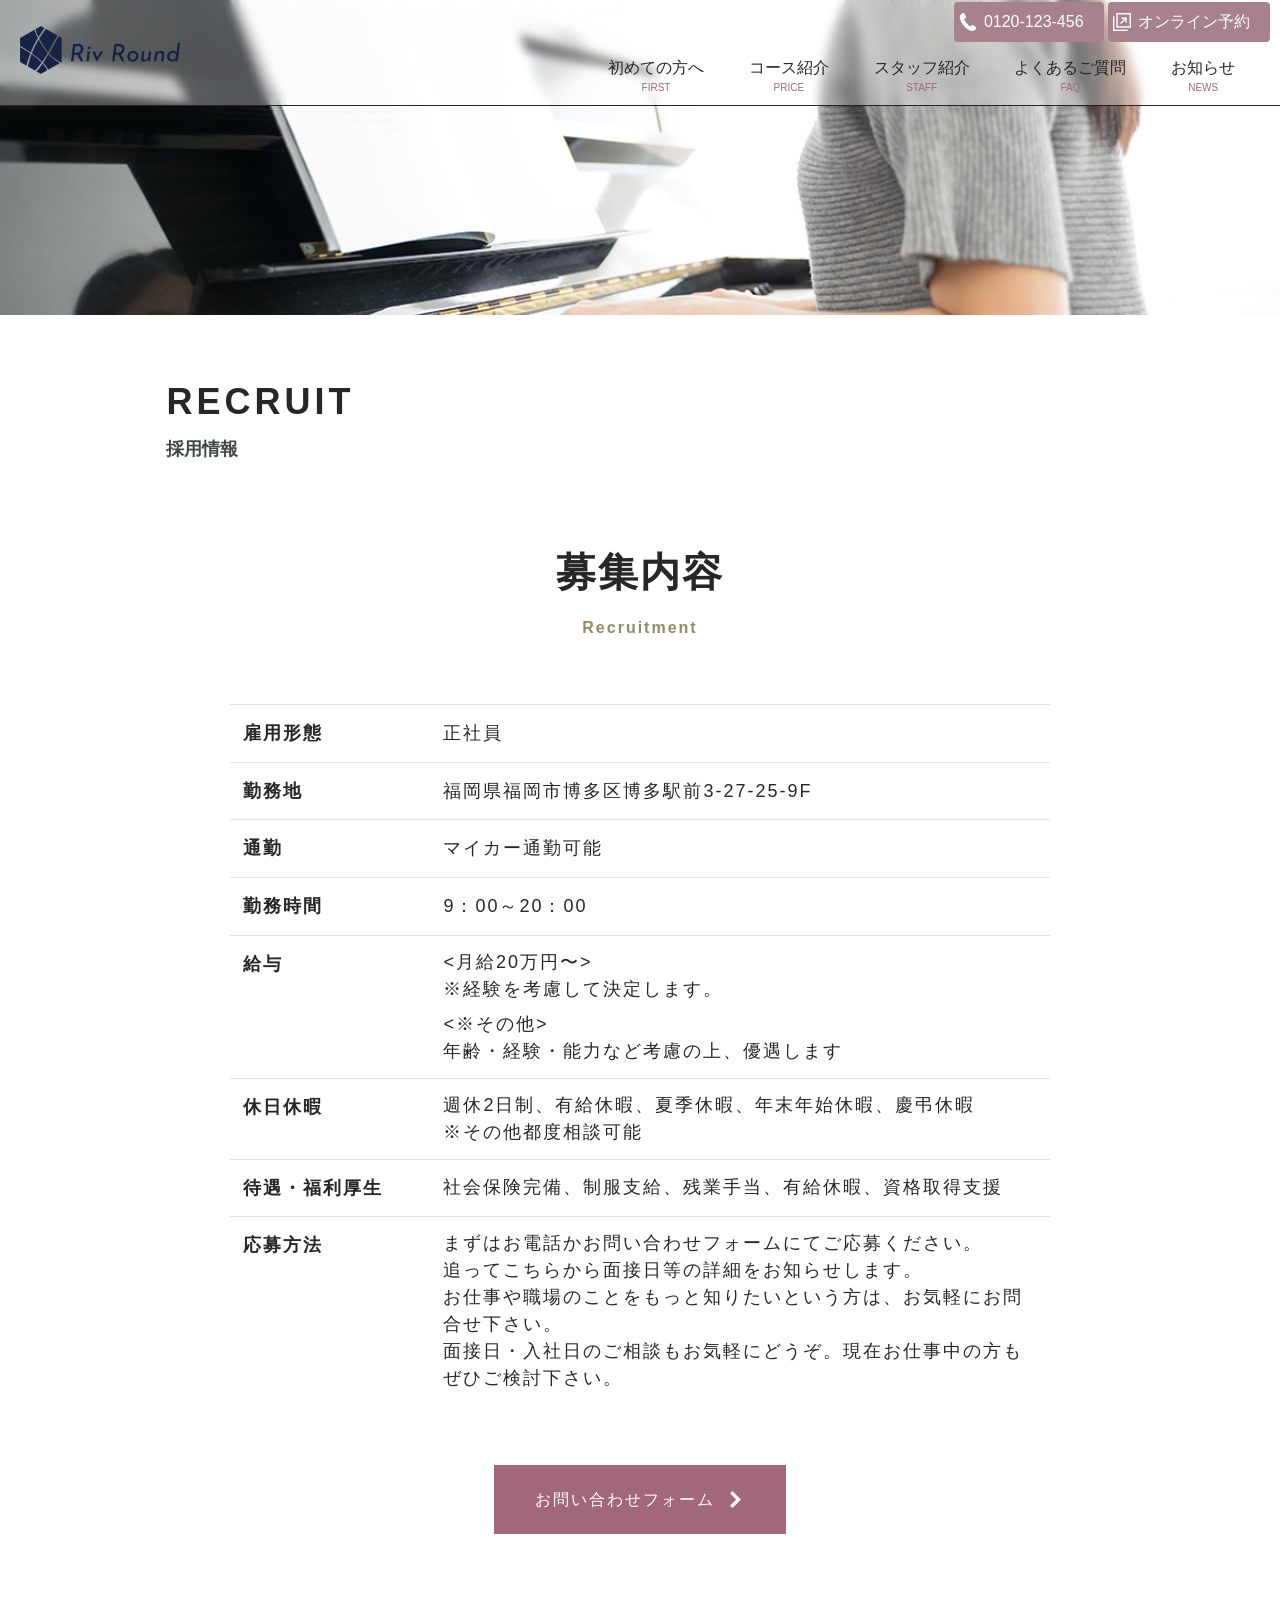
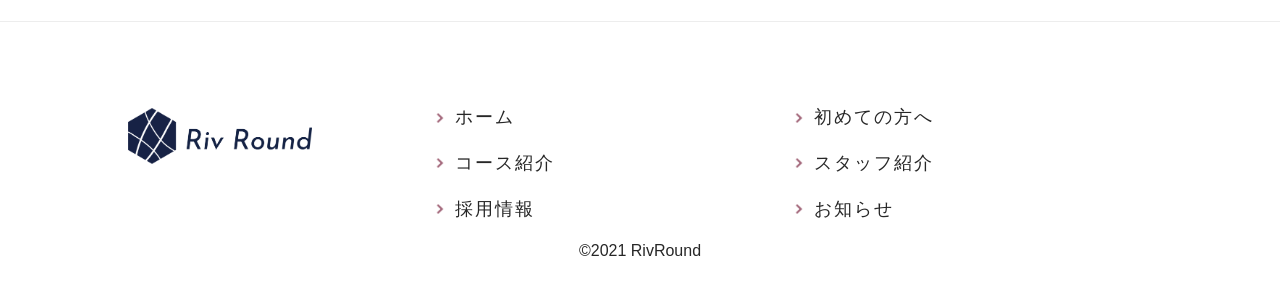
<file: recruit/recruit.html>
<!DOCTYPE html>
<html lang="ja">

<head>
  <meta charset="UTF-8">
  <meta http-equiv="X-UA-Compatible" content="IE=edge">
  <meta name="viewport" content="width=device-width, initial-scale=1.0">
  <title>採用情報 | 音楽教室2</title>
  <link rel="stylesheet" href="/styles/vendor/animsition.min.css">
  <link rel="stylesheet" href="/styles/vendor/bootstrap-reboot.css">
  <link rel="stylesheet" href="/styles/style.css">
</head>

<body class="animsition">
  <div class="superwrapper">
    <header id="header" class="p-header">
      <div class="mobile-container">
        <div class="logo__img">
          <a href="/">
            <div class="logo"></div>
          </a>
        </div>
        <div class="mobile-button">
          <button class="mobile-menu__btn">
            <span></span>
            <span></span>
            <span></span>
          </button>
        </div>
      </div>
      <!-- /.mobile-container -->
      <div class="pc-container">
        <div class="logo__img">
          <a class="animsition-link" href="/">
            <div class="logo-pc logo"></div>
          </a>
        </div>
        <nav class="pc-nav">
          <ul class="pc-nav-list">
            <li class="pc-nav-item">
              <a class="pc-nav-link animsition-link" href="/first/first.html"><span>初めての方へ</span>
                <small>FIRST</small></a>
            </li>
            <li class="pc-nav-item">
              <a class="pc-nav-link animsition-link" href="/price/price.html"><span>コース紹介</span><small>PRICE</small></a>
            </li>
            <li class="pc-nav-item">
              <a class="pc-nav-link animsition-link"
                href="/staff/staff.html"><span>スタッフ紹介</span><small>STAFF</small></a>
            </li>
            <li class="pc-nav-item">
              <a class="pc-nav-link animsition-link" href="/faq/faq.html"><span>よくあるご質問</span><small>FAQ</small></a>
            </li>
            <li class="pc-nav-item">
              <a class="pc-nav-link animsition-link" href="/news/news.html"><span>お知らせ</span><small>NEWS</small></a>
            </li>
          </ul>
          <div class="pc-contact">
            <a class="pc-tel" href="tel:092-686-7954">0120-123-456</a>
            <a target="_blank" class="pc-net" href="https://beauty.hotpepper.jp/">オンライン予約</a>
          </div>
        </nav>
      </div>
      <!-- /.pc-container -->
      <nav class="sp-navbtn">
        <ul class="sp-navbtn__container">
          <li>
            <a class="tel" href="tel:092-686-7954">電話予約<i class="icon-tel"></i></a>
          </li>
          <li>
            <a class="net" target="_blank" href="https://beauty.hotpepper.jp/">オンライン予約<i class="icon-net"></i></a>
          </li>
        </ul>
      </nav>
      <!-- /.nav-btn -->
    </header>
    <!-- /.header -->
    <main id="main-contents" class="c-recruit">
      <section class="c-topview">
        <div class="c-topview__img">
          <img src="/images/home/staff-top.jpg" alt="">
        </div>
      </section>
      <!-- /.c-topview -->
      <div class="contents-recruit">
        <section class="recruit-message">
          <div class="c-container">
            <h1 class="c-title">
              <span class="en">recruit</span>
              <span class="ja">採用情報</span>
            </h1>
            <!-- <h2 class="c-recruit__title">
              <p class="c-txt-lg">Rivが求める人材
              </p>
              <p class="c-txt-xs">The Attraction of RivRound
              </p>
            </h2>
            <div class="c-recruit__points">
              <ul>
                <li>
                  <h4 class="points-title">
                    <span class="c-txt-lg">01</span>
                    <span class="c-txt-lr">チャレンジ精神旺盛で、やり切る力を持った人材</span>
                  </h4>
                  <div class="points-desc">
                    <p class="c-txt-sm">
                      新たな業界のスタンダードとなるエステサロンを目指し、高い目標意識を持って日々研鑽しています。強い意思と行動力を持ち、「一生に一度しかない人生で、“大きな事にチャレンジ”したい」という意欲あふれる人材を求めています。
                    </p>
                  </div>
                </li>
                <li>
                  <h4 class="points-title">
                    <span class="c-txt-lg">02</span>
                    <span class="c-txt-lr">真摯な姿勢で自分を高めていける人材</span>
                  </h4>
                  <div class="points-desc">
                    <p class="c-txt-sm">
                      RivRoundで取り入れている「360度評価」は、1ヶ月を1クールとして、良かった点と直すべき点が３軸の視点から可視化されます。他者を通して自分を俯瞰すると、自分でも思っていなかった弱みや強みが見つかります。その後の成長に大きく作用することでしょう。
                    </p>
                  </div>
                </li>
                <li>
                  <h4 class="points-title">
                    <span class="c-txt-lg">03</span>
                    <span class="c-txt-lr">個もチームも大切に出来る人材</span>
                  </h4>
                  <div class="points-desc">
                    <p class="c-txt-sm">
                      【個もチームも大切】、それは、RivRoundが施術や食事指導といった個人プレーに留まらず、「お客様の一生をサポートするプロフェッショナル集団」という大きなmissionに向かって、共に切磋琢磨出来る仲間を求めています。
                    </p>
                  </div>
                </li>
              </ul>
            </div> -->
          </div>
        </section>
        <!-- /.recruit-message -->
        <section class="recruit-detaiil">
          <div class="c-container">
            <section class="recruit-sec">
              <h2 class="c-recruit__title">
                <p class="c-txt-lg">募集内容
                </p>
                <p class="c-txt-xs">Recruitment
                </p>
              </h2>
              <div class="c-table01 is-top">
                <table>
                  <tbody class="c-txt-sm">
                    <tr>
                      <th>雇用形態</th>
                      <td>正社員</td>
                    </tr>
                    <tr>
                      <th>勤務地</th>
                      <td>福岡県福岡市博多区博多駅前3-27-25-9F</td>
                    </tr>
                    <tr>
                      <th>通勤</th>
                      <td>マイカー通勤可能</td>
                    </tr>
                    <tr>
                      <th>勤務時間</th>
                      <td>9：00～20：00</td>
                    </tr>
                    <tr>
                      <th>給与</th>
                      <td>
                        <dl class="c-table01__salary">
                          <dt>&lt;月給20万円〜&gt;</dt>
                          <dd>※経験を考慮して決定します。</dd>
                        </dl>
                        <dl class="c-table01__salary">
                          <dt>&lt;※その他&gt;</dt>
                        </dl>
                        <span class="c-note01">年齢・経験・能力など考慮の上、優遇します</span>
                      </td>
                    </tr>
                    <tr>
                      <th>休日休暇</th>
                      <td>週休2日制、有給休暇、夏季休暇、年末年始休暇、慶弔休暇<br>
                        <span class="c-note01">※その他都度相談可能</span></td>
                    </tr>
                    <tr>
                      <th>待遇・福利厚生</th>
                      <td>社会保険完備、制服支給、残業手当、有給休暇、資格取得支援</td>
                    </tr>
                    <tr>
                      <th>応募方法</th>
                      <td>
                        まずはお電話かお問い合わせフォームにてご応募ください。<br>追ってこちらから面接日等の詳細をお知らせします。<br>お仕事や職場のことをもっと知りたいという方は、お気軽にお問合せ下さい。<br>面接日・入社日のご相談もお気軽にどうぞ。現在お仕事中の方もぜひご検討下さい。
                      </td>
                    </tr>
                  </tbody>
                </table>
              </div>
            </section>
          </div>
        </section>
      </div>
      <!-- /.contents-recruit -->
      <div class="more-btn">
        <a href="/contact/contact.html" class="more-btn__link slide-bg animsition-link">
          <span class="c-txt-sm">お問い合わせフォーム</span>
          <span class="bg"></span></a>
      </div>
    </main>
    <!-- /#main-contents -->
    <footer class="p-footer">
      <div class="c-container">
        <div class="p-footer__wrap">
          <div class="p-footer__logo">
            <img src="/images/common/riv_logo_official2.png" alt="">
          </div>
          <div class="p-footer__nav">
            <ul>
              <li>
                <a class="animsition-link" href="/"><span class="c-txt-sm">ホーム</span></a>
              </li>
              <li>
                <a class="animsition-link" href="/first/first.html"><span class="c-txt-sm">初めての方へ</span></a>
              </li>
              <li>
                <a class="animsition-link" href="/price/price.html"><span class="c-txt-sm">コース紹介</span></a>
              </li>
              <li>
                <a class="animsition-link" href="/staff/staff.html"><span class="c-txt-sm">スタッフ紹介</span></a>
              </li>
              <li>
                <a class="animsition-link" href="/recruit/recruit.html"><span class="c-txt-sm">採用情報</span></a>
              </li>
              <li>
                <a class="animsition-link" href="/news/news.html"><span class="c-txt-sm">お知らせ</span></a>
              </li>
            </ul>
          </div>
        </div>
        <div class="copyright">&copy;2021 RivRound</div>
      </div>
    </footer>
    <!-- /.footer -->
    <div class="mobile-menu">
      <nav class="mobile-menu__nav">
        <ul class="mobile-menu__list">
          <li class="mobile-menu__item"><a class="animsition-link" href="/">ホーム</a></li>
          <li class="mobile-menu__item"><a class="animsition-link" href="/first/first.html">初めての方へ</a></li>
          <li class="mobile-menu__item"><a class="animsition-link" href="/price/price.html">コース紹介</a></li>
          <li class="mobile-menu__item"><a class="animsition-link" href="/staff/staff.html">スタッフ紹介</a></li>
          <li class="mobile-menu__item"><a class="animsition-link" href="/faq/faq.html">よくあるご質問</a></li>
          <li class="mobile-menu__item"><a class="animsition-link" href="/news/news.html">お知らせ</a></li>
          <li class="mobile-menu__item"><a class="animsition-link" href="/recruit/recruit.html">採用情報</a></li>
        </ul>
        <div class="contact-btn">
          <ul class="contact-btn-list">
            <li class="contact-btn-item">
              <a href="tel:05031599527">
                <span class="tel">電話予約</span>
              </a>
            </li>
            <li class="contact-btn-item">
              <a target="_blank" href="https://beauty.hotpepper.jp/">
                <span class="mail">オンライン予約</span>
              </a>
            </li>
        </div>
        </ul>
      </nav>
    </div>
    <!-- /.mobile-menu -->
  </div>
  <script src="https://ajax.googleapis.com/ajax/libs/jquery/1.11.0/jquery.min.js"></script>
  <script src="/scripts/vendor/animsition.min.js"></script>
  <script src="/scripts/libs/page.js"></script>
  <script src="/scripts/libs/mobile-menu.js"></script>
  <script src="/scripts/libs/scroll-btn.js"></script>
  <script src="/scripts/libs/scroll.js"></script>
</body>

</html>
</file>
<file: styles/style.css>
@charset "UTF-8";
@-webkit-keyframes btn {
  0% {
    -webkit-transform: translateX(-100%);
            transform: translateX(-100%);
    opacity: 0;
  }
  100% {
    opacity: 1;
    -webkit-transform: translateX(100%);
            transform: translateX(100%);
  }
}
@keyframes btn {
  0% {
    -webkit-transform: translateX(-100%);
            transform: translateX(-100%);
    opacity: 0;
  }
  100% {
    opacity: 1;
    -webkit-transform: translateX(100%);
            transform: translateX(100%);
  }
}

.c-txt-lg {
  font-size: 26px;
  letter-spacing: 2px;
  line-height: 2;
}

@media screen and (min-width: 600px) {
  .c-txt-lg {
    font-size: 30px;
  }
}

@media screen and (min-width: 960px) {
  .c-txt-lg {
    font-size: 36px;
  }
}

@media screen and (min-width: 1200px) {
  .c-txt-lg {
    font-size: 40px;
  }
}

.c-txt-lr {
  font-size: 24px;
  letter-spacing: 4px;
  line-height: 2;
}

@media screen and (min-width: 600px) {
  .c-txt-lr {
    font-size: 24px;
  }
}

@media screen and (min-width: 960px) {
  .c-txt-lr {
    font-size: 32px;
  }
}

@media screen and (min-width: 1200px) {
  .c-txt-lr {
    font-size: 36px;
  }
}

.c-txt-md {
  font-size: 20px;
  letter-spacing: 2px;
  line-height: 2;
}

@media screen and (min-width: 600px) {
  .c-txt-md {
    font-size: 20px;
  }
}

@media screen and (min-width: 960px) {
  .c-txt-md {
    font-size: 22px;
  }
}

@media screen and (min-width: 1200px) {
  .c-txt-md {
    font-size: 24px;
  }
}

.c-txt-sm {
  font-size: 14px;
  letter-spacing: 2px;
  line-height: 2;
}

@media screen and (min-width: 600px) {
  .c-txt-sm {
    line-height: 1.7;
  }
}

@media screen and (min-width: 960px) {
  .c-txt-sm {
    font-size: 18px;
  }
}

@media screen and (min-width: 1200px) {
  .c-txt-sm {
    font-size: 18px;
  }
}

.c-txt-xs {
  font-size: 10px;
  letter-spacing: 2px;
  line-height: 2;
  color: #968a64;
}

@media screen and (min-width: 600px) {
  .c-txt-xs {
    font-size: 12px;
  }
}

@media screen and (min-width: 960px) {
  .c-txt-xs {
    font-size: 18px;
  }
}

@media screen and (min-width: 1200px) {
  .c-txt-xs {
    font-size: 16px;
  }
}

.mb-sm, .tit, .p-concept__desc, .p-instagram__desc, .p-voices__desc, .p-price__img, .p-price__desc, .p-price__detail, .p-staff__img, .p-staff__desc, .p-access__img, .p-access__desc, .p-access__map, .p-footer__logo, .p-footer__address, .c-first .c-points__img,
.c-price .c-points__img, .c-first .c-points__desc .num-wrap,
.c-price .c-points__desc .num-wrap, .c-first .c-flow .item-tit,
.c-price .c-flow .item-tit, .c-first .c-flow .item-img,
.c-price .c-flow .item-img, .c-first .c-flow-item:last-of-type,
.c-price .c-flow-item:last-of-type, .c-price__img, .c-price__desc, .c-price__detail, .c-staff-wrapper .c-staff__item .director, .c-staff-wrapper .c-staff__img, .c-staff-wrapper .c-staff__text, .c-staff-wrapper .c-staff__ls, .faq-wrapper .faq .c-txtarea01, .faq-wrapper .faq__item, .c-contact .c-topview__img, .c-contact .contact-form .privacy, .c-contact .contact-form .submit-btn, .mobile-menu__item {
  margin-bottom: 30px;
}

@media screen and (min-width: 600px) {
  .mb-sm, .tit, .p-concept__desc, .p-instagram__desc, .p-voices__desc, .p-price__img, .p-price__desc, .p-price__detail, .p-staff__img, .p-staff__desc, .p-access__img, .p-access__desc, .p-access__map, .p-footer__logo, .p-footer__address, .c-first .c-points__img,
  .c-price .c-points__img, .c-first .c-points__desc .num-wrap,
  .c-price .c-points__desc .num-wrap, .c-first .c-flow .item-tit,
  .c-price .c-flow .item-tit, .c-first .c-flow .item-img,
  .c-price .c-flow .item-img, .c-first .c-flow-item:last-of-type,
  .c-price .c-flow-item:last-of-type, .c-price__img, .c-price__desc, .c-price__detail, .c-staff-wrapper .c-staff__item .director, .c-staff-wrapper .c-staff__img, .c-staff-wrapper .c-staff__text, .c-staff-wrapper .c-staff__ls, .faq-wrapper .faq .c-txtarea01, .faq-wrapper .faq__item, .c-contact .c-topview__img, .c-contact .contact-form .privacy, .c-contact .contact-form .submit-btn, .mobile-menu__item {
    margin-bottom: 30px;
  }
}

@media screen and (min-width: 960px) {
  .mb-sm, .tit, .p-concept__desc, .p-instagram__desc, .p-voices__desc, .p-price__img, .p-price__desc, .p-price__detail, .p-staff__img, .p-staff__desc, .p-access__img, .p-access__desc, .p-access__map, .p-footer__logo, .p-footer__address, .c-first .c-points__img,
  .c-price .c-points__img, .c-first .c-points__desc .num-wrap,
  .c-price .c-points__desc .num-wrap, .c-first .c-flow .item-tit,
  .c-price .c-flow .item-tit, .c-first .c-flow .item-img,
  .c-price .c-flow .item-img, .c-first .c-flow-item:last-of-type,
  .c-price .c-flow-item:last-of-type, .c-price__img, .c-price__desc, .c-price__detail, .c-staff-wrapper .c-staff__item .director, .c-staff-wrapper .c-staff__img, .c-staff-wrapper .c-staff__text, .c-staff-wrapper .c-staff__ls, .faq-wrapper .faq .c-txtarea01, .faq-wrapper .faq__item, .c-contact .c-topview__img, .c-contact .contact-form .privacy, .c-contact .contact-form .submit-btn, .mobile-menu__item {
    margin-bottom: 30px;
  }
}

.mb-md, .p-title, .c-title, .c-topview, .c-first .c-features,
.c-price .c-features, .c-first .c-points__item,
.c-price .c-points__item, .c-price__wrap, .c-staff-wrapper .c-features, .c-staff-wrapper .c-staff, .c-staff-wrapper .c-staff__item, .c-recruit__title, .c-recruit__points li, .c-recruit .recruit-message, .c-recruit .recruit-detaiil, .c-contact .c-description {
  margin-bottom: 50px;
}

@media screen and (min-width: 600px) {
  .mb-md, .p-title, .c-title, .c-topview, .c-first .c-features,
  .c-price .c-features, .c-first .c-points__item,
  .c-price .c-points__item, .c-price__wrap, .c-staff-wrapper .c-features, .c-staff-wrapper .c-staff, .c-staff-wrapper .c-staff__item, .c-recruit__title, .c-recruit__points li, .c-recruit .recruit-message, .c-recruit .recruit-detaiil, .c-contact .c-description {
    margin-bottom: 40px;
  }
}

@media screen and (min-width: 960px) {
  .mb-md, .p-title, .c-title, .c-topview, .c-first .c-features,
  .c-price .c-features, .c-first .c-points__item,
  .c-price .c-points__item, .c-price__wrap, .c-staff-wrapper .c-features, .c-staff-wrapper .c-staff, .c-staff-wrapper .c-staff__item, .c-recruit__title, .c-recruit__points li, .c-recruit .recruit-message, .c-recruit .recruit-detaiil, .c-contact .c-description {
    margin-bottom: 60px;
  }
}

.mb-lr, .p-firstview, .p-concept, .p-first, .p-instagram, .p-access, .c-first .c-points,
.c-price .c-points, .c-first .c-flow,
.c-price .c-flow, .c-price, .c-recruit, .faq-wrapper .faq {
  margin-bottom: 70px;
}

@media screen and (min-width: 600px) {
  .mb-lr, .p-firstview, .p-concept, .p-first, .p-instagram, .p-access, .c-first .c-points,
  .c-price .c-points, .c-first .c-flow,
  .c-price .c-flow, .c-price, .c-recruit, .faq-wrapper .faq {
    margin-bottom: 80px;
  }
}

@media screen and (min-width: 960px) {
  .mb-lr, .p-firstview, .p-concept, .p-first, .p-instagram, .p-access, .c-first .c-points,
  .c-price .c-points, .c-first .c-flow,
  .c-price .c-flow, .c-price, .c-recruit, .faq-wrapper .faq {
    margin-bottom: 80px;
  }
}

.pb-sm, .p-first__img, .p-first__desc, .p-instagram__img {
  padding-bottom: 30px;
}

@media screen and (min-width: 600px) {
  .pb-sm, .p-first__img, .p-first__desc, .p-instagram__img {
    padding-bottom: 30px;
  }
}

@media screen and (min-width: 960px) {
  .pb-sm, .p-first__img, .p-first__desc, .p-instagram__img {
    padding-bottom: 30px;
  }
}

.pb-md, .p-first__wrap, .p-access {
  padding-bottom: 50px;
}

@media screen and (min-width: 600px) {
  .pb-md, .p-first__wrap, .p-access {
    padding-bottom: 40px;
  }
}

@media screen and (min-width: 960px) {
  .pb-md, .p-first__wrap, .p-access {
    padding-bottom: 60px;
  }
}

.pb-lr, .p-voices, .p-price, .p-staff {
  padding-bottom: 70px;
}

@media screen and (min-width: 600px) {
  .pb-lr, .p-voices, .p-price, .p-staff {
    padding-bottom: 80px;
  }
}

@media screen and (min-width: 960px) {
  .pb-lr, .p-voices, .p-price, .p-staff {
    padding-bottom: 80px;
  }
}

.c-container, .c-first .c-points__desc,
.c-price .c-points__desc {
  padding: 0 6vw;
}

@media screen and (min-width: 600px) {
  .c-container, .c-first .c-points__desc,
  .c-price .c-points__desc {
    padding: 0 6vw;
  }
}

@media screen and (min-width: 960px) {
  .c-container, .c-first .c-points__desc,
  .c-price .c-points__desc {
    padding: 0 6vw;
  }
}

@media screen and (min-width: 1200px) {
  .c-container, .c-first .c-points__desc,
  .c-price .c-points__desc {
    padding: 0 10vw;
  }
}

body {
  margin: 0;
  color: #272727;
  font-family: "Noto Serif JP", serif;
  font-family: "Roboto", sans-serif;
}

body.hidden {
  overflow: hidden;
}

a {
  color: #272727;
}

.superwrapper {
  overflow: hidden;
}

.p-title {
  position: relative;
  text-transform: uppercase;
}

.p-title .en {
  display: block;
  font-size: 30px;
  letter-spacing: 4px;
}

.p-title .ja {
  position: relative;
  top: -0.3rem;
  font-size: 14px;
  color: #434749;
}

.c-title {
  position: relative;
  text-transform: uppercase;
}

.c-title .en {
  display: block;
  font-size: 30px;
  letter-spacing: 4px;
}

.c-title .ja {
  position: relative;
  top: -0.3rem;
  font-size: 14px;
  color: #434749;
}

.view-more {
  margin-top: 10vw;
  text-align: right;
}

.view-more span {
  display: inline-block;
  letter-spacing: 3px;
  padding-bottom: 5px;
  border-bottom: 1px solid #6e6e6e;
}

.icon-tel {
  display: inline-block;
  position: absolute;
  top: 0;
  right: 0;
  bottom: 0;
  margin: auto;
  background-image: url(../images/common/icon-tel.png);
  background-position: center;
  background-repeat: no-repeat;
  background-size: contain;
  height: 14px;
  width: 14px;
}

.icon-net {
  display: inline-block;
  position: absolute;
  top: 0;
  right: 0;
  bottom: 0;
  margin: auto;
  background-image: url(../images/common/icon-link-1-black.png);
  background-position: center;
  background-repeat: no-repeat;
  background-size: contain;
  height: 15px;
  width: 15px;
}

.icon-map {
  position: relative;
}

.icon-map::before {
  content: "";
  display: block;
  background-image: url(../images/common/icon-map.png);
  background-position: center;
  background-repeat: no-repeat;
  background-size: contain;
  height: 20px;
  width: 20px;
}

.icon-insta {
  position: relative;
  padding-left: 10vw;
  color: #272727;
  border-bottom: 1px solid #949494;
  padding-bottom: 5px;
}

.icon-insta::before {
  content: "";
  position: absolute;
  top: 0;
  left: 0;
  background-image: url(../images/common/icon-insta-gr.png);
  background-position: center;
  background-repeat: no-repeat;
  background-size: contain;
  height: 20px;
  width: 20px;
}

.insta-link {
  margin-right: 25px;
}

.insta-link span {
  position: relative;
  display: inline-block;
  padding-left: 25px;
  padding-right: 20px;
  border-bottom: 1px solid #434749;
  font-size: 18px;
  color: #434749;
}

.insta-link span::before {
  content: "";
  display: inline-block;
  position: absolute;
  top: 0;
  left: 0;
  bottom: 0;
  margin: auto;
  height: 20px;
  width: 20px;
  background-image: url(../images/common/icon-insta-gr.png);
  background-repeat: no-repeat;
  background-size: contain;
}

.insta-link span::after {
  content: "";
  display: inline-block;
  position: absolute;
  top: 0;
  right: 0;
  bottom: 0;
  margin: auto;
  height: 14px;
  width: 14px;
  background-image: url(../images/common/arrow.png);
  background-repeat: no-repeat;
  background-size: contain;
}

.c-topview__img {
  height: 35vh;
}

@media (max-width: 599px) {
  .c-topview .view-pc {
    display: none;
  }
}

@media (min-width: 600px) {
  .c-topview .view-sp {
    display: none;
  }
}

@media (min-width: 1200px) {
  .c-topview {
    height: 35vh;
  }
}

.pageBg {
  position: fixed;
  width: 100%;
  height: 100%;
  top: 0;
  left: 0;
  z-index: -2;
}

.pageBg .txt {
  font-size: 8rem;
  font-weight: bold;
  color: #f6f6f6;
  text-transform: uppercase;
  -webkit-writing-mode: vertical-rl;
      -ms-writing-mode: tb-rl;
          writing-mode: vertical-rl;
  padding: 160px 0 0 0;
  line-height: 0.9;
  text-align: center;
}

@media (min-width: 960px) {
  .pageBg .txt {
    font-size: 11rem;
  }
}

.more-btn {
  position: relative;
  display: inline-block;
  text-align: center;
}

.more-btn__link {
  background-color: #a3677a;
  display: inline-block;
  padding: 10px 20px;
  border: 1px solid #a3677a;
  z-index: 1;
}

.more-btn__link span {
  position: relative;
  color: #fff;
}

.more-btn__link span:first-child {
  padding-right: 30px;
}

.more-btn__link span:first-child::before {
  content: "";
  display: block;
  position: absolute;
  top: 0;
  right: 0;
  bottom: 0;
  margin: auto;
  width: 20px;
  background-image: url(../images/common/arrow-wh.png);
  background-position: center;
  background-repeat: no-repeat;
  background-size: contain;
  -webkit-transition: all 0.3;
  transition: all 0.3;
  z-index: 100;
}

.more-btn__link.slide-bg {
  position: relative;
  overflow: hidden;
}

.more-btn__link.slide-bg .bg {
  display: inline-block;
  width: 100%;
  height: 100%;
  background-color: #fff;
  position: absolute;
  top: 0;
  left: 0;
  -webkit-transform: translateX(-101%);
          transform: translateX(-101%);
  -webkit-transition: -webkit-transform 0.3s;
  transition: -webkit-transform 0.3s;
  transition: transform 0.3s;
  transition: transform 0.3s, -webkit-transform 0.3s;
  z-index: -1;
}

.more-btn__link.slide-bg:hover {
  z-index: 1;
}

.more-btn__link.slide-bg:hover span {
  color: #a3677a;
  -webkit-transform: none;
          transform: none;
  -webkit-transition: -webkit-transform 0.3s;
  transition: -webkit-transform 0.3s;
  transition: transform 0.3s;
  transition: transform 0.3s, -webkit-transform 0.3s;
}

.more-btn__link.slide-bg:hover span:first-child::before {
  background-image: url(../images/common/arrow.png);
}

@media (min-width: 600px) {
  .more-btn__link {
    padding: 20px 40px;
    height: auto;
  }
  .more-btn__link .c-txt-sm {
    font-size: 16px;
  }
}

.tit {
  text-align: center;
  font-size: 20px;
}

.tit .en {
  font-size: 12px;
  color: #a8818e;
}

.p-firstview {
  position: relative;
}

.p-firstview .swiper-container {
  height: 70vh;
}

@media (max-width: 1199px) {
  .p-firstview .swiper-container .view-pc {
    display: none;
  }
}

.p-concept__title {
  padding-bottom: 10vw;
}

.p-concept__block {
  margin-bottom: 10vw;
}

.p-concept__img img {
  -webkit-box-shadow: 20px 20px 35px #c7c7c7;
          box-shadow: 20px 20px 35px #c7c7c7;
}

.p-concept #img01 {
  padding: 0 0 10vw 40vw;
  position: relative;
  z-index: 100;
}

.p-concept #img02 {
  padding: 0 40vw 10vw 0;
  position: relative;
  z-index: 100;
}

@media (max-width: 599px) {
  .p-first .view-pc {
    display: none;
  }
}

@media (min-width: 600px) {
  .p-first .view-sp {
    display: none;
  }
}

.p-instagram__img {
  display: -webkit-box;
  display: -ms-flexbox;
  display: flex;
  margin: 0 -6vw;
}

.p-instagram__img a {
  height: 150px;
  width: 33%;
}

.p-voices {
  padding-top: 20px;
}

.p-voices__item {
  text-align: center;
}

.p-voices__img {
  margin-bottom: 15px;
}

.p-voices__img img {
  width: 35%;
}

.p-voices__desc p {
  margin-bottom: 10px;
}

.p-voices__desc .name {
  font-weight: bold;
}

.p-voices__desc .tit {
  font-size: 18px;
  font-weight: bold;
  color: #a8818e;
}

.p-voices .p-voice01__img {
  text-align: center;
}

.p-price__detail {
  width: 100%;
  display: -webkit-box;
  display: -ms-flexbox;
  display: flex;
  -webkit-box-pack: justify;
      -ms-flex-pack: justify;
          justify-content: space-between;
  border-bottom: 1px dotted #949494;
  padding-bottom: 20px;
}

.p-price__detail:first-of-type {
  border-top: 1px dotted #949494;
  padding: 30px 0;
}

.p-price__detail dt span {
  display: block;
  font-size: 12px;
}

.p-price__detail .price-tit {
  font-size: 18px;
  font-weight: bold;
}

.p-price__detail .price-tit .tax {
  display: block;
  font-size: 12px;
  text-align: right;
  margin-top: -5px;
}

@media (max-width: 599px) {
  .p-price .view-pc {
    display: none;
  }
}

.p-access__map iframe {
  width: 100%;
}

.p-news {
  position: relative;
  padding: 10vw 0;
}

.p-news__tit {
  margin-bottom: 10vw;
}

.p-news__tit p {
  margin-bottom: -20px;
  font-weight: 100;
  letter-spacing: 5px;
}

.p-news__txt {
  margin: 5vw 0;
}

.p-news__link {
  display: block;
  padding: 5vw 0;
  font-size: 0.8rem;
}

.p-news__link p {
  margin-top: 2vw;
}

.p-news__link span {
  color: #a3677a;
}

.p-news__item {
  border-bottom: 1px solid #ebebeb;
}

.p-news__item:first-child {
  border-top: 1px solid #ebebeb;
}

.p-news .view-more {
  padding-right: 0;
  text-align: right;
  letter-spacing: 2px;
}

.p-news .view-more span {
  font-size: 0.9rem;
}

.p-footer {
  padding: 40px 0;
  border-top: 1px solid #ededed;
}

.p-footer__logo img {
  width: 25%;
}

.p-footer__nav {
  margin: auto;
  display: block;
}

.p-footer__nav ul {
  display: inline-block;
}

.p-footer__nav li {
  margin-bottom: 15px;
  text-align: left;
}

.p-footer__nav li span {
  position: relative;
  display: block;
  padding-left: 20px;
}

.p-footer__nav li span::before {
  position: absolute;
  top: 0;
  left: 0;
  bottom: 0;
  margin: auto;
  content: "";
  height: 10px;
  width: 10px;
  background-image: url(../images/common/arrow.png);
  background-repeat: no-repeat;
  background-size: contain;
}

.p-footer__nav li .c-txt-sm {
  font-size: 12px;
  color: #272727;
}

.p-footer__address {
  text-align: center;
}

.p-footer__address .address {
  margin-bottom: 10px;
}

.p-footer__address a span {
  color: #272727;
}

.p-footer .copyright {
  text-align: center;
}

.c-first .c-features h3,
.c-price .c-features h3 {
  margin-bottom: 15px;
}

.c-first .c-points__img,
.c-price .c-points__img {
  height: 220px;
}

@media (min-width: 600px) {
  .c-first .c-points__img,
  .c-price .c-points__img {
    height: 300px;
  }
}

@media (min-width: 960px) {
  .c-first .c-points__img,
  .c-price .c-points__img {
    height: 350px;
  }
}

.c-first .c-points__desc .item-tit,
.c-price .c-points__desc .item-tit {
  font-size: 18px;
}

.c-first .c-points__desc .num,
.c-price .c-points__desc .num {
  display: inline-block;
  margin-bottom: 20px;
  font-size: 28px;
  color: #dbd4bd;
  border-bottom: 2px solid #dbd4bd;
}

.c-first .c-points__desc .num-wrap,
.c-price .c-points__desc .num-wrap {
  text-align: center;
}

.c-first .c-flow,
.c-price .c-flow {
  padding-top: 50px;
}

.c-first .c-flow .item-tit,
.c-price .c-flow .item-tit {
  font-size: 24px;
}

.c-first .c-flow .item-tit .num,
.c-price .c-flow .item-tit .num {
  color: #dad7cd;
  font-size: 42px;
  display: inline-block;
  margin-right: 20px;
}

.c-first .c-flow-item,
.c-price .c-flow-item {
  position: relative;
  padding: 50px 0;
}

.c-first .c-flow-item::after,
.c-price .c-flow-item::after {
  content: "";
  position: absolute;
  z-index: 200;
  bottom: -20px;
  left: 50%;
  margin-left: -40px;
  display: block;
  width: 0px;
  height: 0px;
  border-style: solid;
  border-width: 20px 40px 0 40px;
  border-color: #f0f0f0 transparent transparent transparent;
}

.c-first .c-flow-item:last-of-type::after,
.c-price .c-flow-item:last-of-type::after {
  display: none;
}

.c-first .c-flow #flow02::after,
.c-first .c-flow #flow04::after,
.c-first .c-flow #flow06::after,
.c-price .c-flow #flow02::after,
.c-price .c-flow #flow04::after,
.c-price .c-flow #flow06::after {
  border-color: #fff transparent transparent transparent;
}

.c-first .c-flow #flow08::after,
.c-price .c-flow #flow08::after {
  display: none;
}

.c-first .c-flow #flow01,
.c-first .c-flow #flow03,
.c-first .c-flow #flow05,
.c-first .c-flow #flow07,
.c-price .c-flow #flow01,
.c-price .c-flow #flow03,
.c-price .c-flow #flow05,
.c-price .c-flow #flow07 {
  background-color: #f0f0f0;
}

.c-first .more-btn,
.c-price .more-btn {
  text-align: center;
  display: block;
}

.c-first .more-btn__link,
.c-price .more-btn__link {
  width: auto;
}

@media (max-width: 599px) {
  .c-first .item-img.view-pc,
  .c-price .item-img.view-pc {
    display: none;
  }
}

@media (min-width: 600px) {
  .c-first .item-img.view-sp,
  .c-price .item-img.view-sp {
    display: none;
  }
}

.c-price__detail {
  width: 100%;
  display: -webkit-box;
  display: -ms-flexbox;
  display: flex;
  -webkit-box-pack: justify;
      -ms-flex-pack: justify;
          justify-content: space-between;
  border-bottom: 1px dotted #949494;
  padding-bottom: 20px;
}

.c-price__detail:first-of-type {
  border-top: 1px dotted #949494;
  padding: 30px 0;
}

.c-price__detail dt {
  width: 60%;
}

.c-price__detail dt p {
  margin-bottom: 10px;
}

.c-price__detail dt span {
  display: block;
  font-size: 12px;
  color: #434749;
}

.c-price__detail dd {
  width: 30%;
}

.c-price__detail .price-tit {
  font-size: 18px;
  font-weight: bold;
}

.c-price__detail .price-tit .yen {
  display: block;
  text-align: right;
}

.c-price__detail .price-tit .tax {
  display: block;
  font-size: 12px;
  text-align: right;
  margin-top: -5px;
}

.c-staff-wrapper .c-features h3 {
  margin-bottom: 15px;
}

.c-staff-wrapper .c-staff__item .director {
  text-align: center;
  font-size: 22px;
  letter-spacing: 4px;
}

.c-staff-wrapper .c-staff__item .director .en {
  font-size: 12px;
  color: #dbd4bd;
}

.c-staff-wrapper .c-staff__name {
  margin-bottom: 10px;
}

.c-staff-wrapper .c-staff__name .en {
  font-size: 14px;
  letter-spacing: 3px;
}

.c-staff-wrapper .c-staff__name .ja {
  font-size: 24px;
  letter-spacing: 3px;
}

.c-staff-wrapper .more-btn {
  text-align: center;
  display: block;
}

.c-staff-wrapper .more-btn__link {
  width: auto;
}

.c-recruit__title {
  text-align: center;
}

.c-recruit .recruit-detaiil-sec.is-bottom {
  margin-top: 60px;
}

.c-recruit .recruit-detaiil-sec__ico {
  font-family: serif;
}

.c-recruit .recruit-detaiil-sec__ico.is-detail::before {
  background-image: url(..../images/recruit/ico_detail01.png);
  background-position: center;
  background-repeat: no-repeat;
  background-size: contain;
}

.c-recruit .recruit-detaiil-sec__ico.is-info::before {
  background-image: url(..../images/recruit/ico_info01.png);
  background-position: center;
  background-size: contain;
  background-repeat: no-repeat;
}

.c-recruit .recruit-detaiil__head {
  margin-bottom: 30px;
}

.c-recruit .c-table01 tr {
  padding: 12px;
  border-top: 1px solid #e3e2dc;
  display: block;
}

.c-recruit .c-table01 th {
  font-weight: bold;
}

.c-recruit .c-table01 td {
  line-height: 1.5;
}

.c-recruit .more-btn {
  display: block;
}

@media (max-width: 599px) {
  .c-recruit .c-table01 th {
    display: block;
  }
}

@media (max-width: 599px) {
  .c-recruit th {
    color: #272727;
    margin-bottom: 5px;
  }
}

.c-recruit .points-title .c-txt-lg {
  color: #dbd4bd;
  display: block;
}

.faq-wrapper {
  overflow: hidden;
}

.faq-wrapper .faq .c-txt-sm {
  font-size: 16px;
}

.faq-wrapper .faq dt {
  position: relative;
  cursor: pointer;
  -webkit-transition: color 0.2s cubic-bezier(0, 0, 0.58, 1);
  transition: color 0.2s cubic-bezier(0, 0, 0.58, 1);
  padding: 0 0 6vw 0;
}

.faq-wrapper .faq dt::before {
  content: "Q";
  position: absolute;
  top: -5px;
  left: 0;
  bottom: 0;
  margin: auto;
  width: 12px;
  font-size: 20px;
  color: #968a64;
}

.faq-wrapper .faq dt span {
  padding-right: 8vw;
  margin-top: 4vw;
  margin-left: 8vw;
  line-height: 1.5;
  display: block;
  position: relative;
  padding-left: 3vw;
}

.faq-wrapper .faq dt span::after {
  content: "";
  position: absolute;
  top: 0;
  bottom: 0;
  margin: auto;
  right: 0;
  width: 16px;
  height: 16px;
  background-image: url(../images/common/icon-arrow-down.png);
  background-position: top center;
  background-repeat: no-repeat;
  background-size: contain;
  -webkit-transition: all 0.2s;
  transition: all 0.2s;
}

.faq-wrapper .faq dd {
  position: relative;
}

.faq-wrapper .faq dd::before {
  content: "A";
  position: absolute;
  top: 0;
  left: 0;
  bottom: 0;
  margin: auto;
  width: 12px;
  font-size: 22px;
  color: #968a64;
}

.faq-wrapper .faq dd .m-description-article {
  margin: 2vw 0 2vw 8vw;
  font-size: 3.7vw;
  display: block;
  line-height: 2;
  padding-left: 3vw;
}

.faq-wrapper .faq .more-btn {
  display: block;
}

.c-news {
  padding: 0 0 10vw 0;
  letter-spacing: 3px;
}

.c-news__item {
  border-bottom: 1px solid #dbd4bd;
}

.c-news__item:first-child {
  border-top: 1px solid #dbd4bd;
}

.c-news__link {
  display: block;
  padding: 4vw 0;
}

.c-news__link p {
  margin-top: 2vw;
  color: #272727;
}

.c-news__date {
  color: #968a64;
  margin-bottom: 5px;
}

.c-news__list {
  padding-bottom: 5vw;
}

.c-news .page-numbers {
  margin: 6vw 0;
}

.c-news .page-numbers:not(.next):not(.prev) {
  position: relative;
  display: -webkit-box;
  display: -ms-flexbox;
  display: flex;
  -webkit-box-align: center;
      -ms-flex-align: center;
          align-items: center;
  -webkit-box-pack: center;
      -ms-flex-pack: center;
          justify-content: center;
  color: #272727;
  font-size: 13px;
  padding-left: 3px;
}

.c-news .page-numbers:not(.next):not(.prev) .current {
  border: 1px solid #dbd4bd;
  background: #dbd4bd !important;
}

.c-news .page-numbers:not(.next):not(.prev) .page-numbers:not(.next):not(.prev) {
  width: 40px;
  height: 40px;
  border-radius: 100%;
  border: 1px solid #dbd4bd;
  background: #fff;
  margin: 0 1.3vw;
}

.c-news .page-numbers:not(.next):not(.prev) .next {
  position: relative;
  padding-right: 22px;
  color: #272727;
  top: 0;
}

.c-news .page-numbers:not(.next):not(.prev) .next::after {
  -webkit-transition: all 0.2s cubic-bezier(0, 0, 0.58, 1);
  transition: all 0.2s cubic-bezier(0, 0, 0.58, 1);
  content: "";
  position: absolute;
  right: 0;
  background-image: url(../images/common/arrow.png);
  background-position: right center;
  background-repeat: no-repeat;
  background-size: 100% 100%;
  top: 1px;
  width: 12px;
  height: 12px;
  margin-left: 8px;
}

@media (max-width: 767px) {
  .c-news .page-numbers:not(.next):not(.prev) .next {
    display: none;
  }
}

@media (min-width: 600px) {
  .c-news .page-numbers:not(.next):not(.prev) .page-numbers:not(.next):not(.prev) {
    width: 45px;
    height: 45px;
  }
  .c-news .page-numbers:not(.next):not(.prev) .next {
    top: 1px;
  }
}

@media (min-width: 900px) {
  .c-news .page-numbers:not(.next):not(.prev) .page-numbers:not(.next):not(.prev) {
    width: 55px;
    height: 55px;
    font-size: 18px;
  }
  .c-news .page-numbers:not(.next):not(.prev) .next {
    top: 2px;
    font-size: 18px;
  }
  .c-news .page-numbers:not(.next):not(.prev) .next::after {
    top: 4px;
  }
}

.c-news__contents {
  line-height: 2;
  font-size: 0.8rem;
}

.c-news__title {
  text-align: center;
  margin: 0 0 10vw 0;
  letter-spacing: 2px;
  font-weight: 100;
}

.c-news .c-news__block {
  padding: 8vw 0;
}

.c-news-sl .c-container, .c-news-sl .c-first .c-points__desc, .c-first .c-news-sl .c-points__desc,
.c-news-sl .c-price .c-points__desc, .c-price .c-news-sl .c-points__desc {
  padding: 0 5vw 0 5vw;
}

.c-news-sl__date {
  color: #968a64;
}

.c-news-sl__contents {
  padding: 10vw 0 0 0;
  line-height: 2.5;
}

.c-news-sl__link {
  margin: 0 0 10vw 0;
  text-align: right;
  font-size: 0.8rem;
}

.c-news-sl__link a {
  display: inline-block;
  padding-bottom: 5px;
  border-bottom: 1px solid #968a64;
}

.c-news-sl__link a span {
  color: #272727;
}

.c-contact {
  background-color: #f0f0f0;
}

.c-contact .c-topview .c-container p, .c-contact .c-topview .c-first .c-points__desc p, .c-first .c-contact .c-topview .c-points__desc p, .c-contact .c-topview .c-price .c-points__desc p, .c-price .c-contact .c-topview .c-points__desc p {
  text-align: center;
  font-weight: bold;
}

.c-contact .c-description {
  padding: 40px 0;
  background-color: rgba(255, 255, 255, 0.9);
  color: #fff;
}

.c-contact .c-description ul {
  padding: 20px 0;
}

.c-contact .c-description .c-txt-xs {
  font-size: 12px;
  color: #fff;
}

.c-contact .contact-form {
  margin-bottom: 40px;
  text-align: center;
}

.c-contact .contact-form h1 {
  display: block;
  text-align: center;
  margin: 30px 0;
}

.c-contact .contact-form input,
.c-contact .contact-form textarea {
  width: 100%;
  border: 1px solid #272727;
}

.c-contact .contact-form textarea {
  margin-bottom: 0;
}

.c-contact .contact-form input {
  height: 45px;
}

.c-contact .contact-form select {
  width: 130px;
  height: 45px;
  border: 1px solid #272727;
}

.c-contact .contact-form dl {
  text-align: left;
  display: inline-block;
  width: 280px;
  padding-bottom: 20px;
}

.c-contact .contact-form dt {
  font-size: 14px;
}

.c-contact .contact-form .must {
  position: relative;
  padding: 5px 15px 5px 0;
  margin-right: 10px;
}

.c-contact .contact-form .must::after {
  content: "*";
  font-size: 14px;
  color: #1d649e;
}

.c-contact .contact-form .free {
  padding: 5px 15px 5px 0;
  margin-right: 10px;
}

.c-contact .contact-form .ct-request select {
  width: 100%;
}

.c-contact .contact-form .ct-flex {
  display: -webkit-box;
  display: -ms-flexbox;
  display: flex;
  -webkit-box-pack: justify;
      -ms-flex-pack: justify;
          justify-content: space-between;
  width: 280px;
  text-align: center;
  margin: auto;
  padding-bottom: 20px;
}

.c-contact .contact-form .ct-sex {
  display: inline-block;
  text-align: left;
}

.c-contact .contact-form .ct-sex input {
  margin: 0;
}

.c-contact .contact-form .ct-sex select {
  height: 45px;
}

.c-contact .contact-form .ct-age {
  display: inline-block;
  text-align: right;
}

.c-contact .contact-form .ct-age dt {
  text-align: left;
  display: block;
  padding-left: 13px;
}

.c-contact .contact-form .ct-date {
  text-align: left;
  font-size: 14px;
}

.c-contact .contact-form .ct-date input {
  margin-top: 0;
  width: 130px;
}

.c-contact .contact-form .ct-time {
  display: inline-block;
  text-align: right;
}

.c-contact .contact-form .ct-time dt {
  text-align: left;
  display: block;
  padding-left: 13px;
}

.c-contact .contact-form .wpcf7 form.invalid .wpcf7-response-output {
  border: 1px solid red;
}

.c-contact .contact-form .wpcf7-acceptance input {
  height: 20px;
  width: 20px;
  margin-right: 10px;
}

.c-contact .contact-form .ms-1 {
  color: #2180da;
  border-bottom: 1px solid #2180da;
}

.c-contact .contact-form .submit-btn {
  text-align: center;
}

.c-contact .contact-form .submit-btn input:disabled {
  border-color: #949494;
}

.c-contact .contact-form .submit-btn input {
  border-color: #272727;
  width: 70%;
  max-width: 320px;
}

.c-contact .contact-form .ajax-loader {
  display: none;
}

.c-contact .contact-form .wpcf7-spinner {
  display: none;
}

@media (min-width: 600px) {
  .c-contact .contact-form .c-contact-text {
    font-size: 18px;
  }
  .c-contact .contact-form dt {
    font-size: 20px;
  }
  .c-contact .contact-form dl {
    width: 540px;
  }
  .c-contact .contact-form .ct-date input {
    width: 250px;
  }
  .c-contact .contact-form .ct-flex {
    width: 540px;
  }
  .c-contact .contact-form select {
    width: 250px;
  }
  .c-contact .contact-form .submit-btn input {
    width: 70%;
    max-width: 320px;
    height: 64px;
    font-size: 20px;
  }
  .c-contact .contact-form .wpcf7-acceptance input {
    height: 30px;
    width: 30px;
    margin-right: 15px;
  }
  .c-contact .contact-form .ms-1 {
    font-size: 18px;
  }
}

@media (min-width: 1200px) {
  .c-contact .contact-form dl {
    width: 800px;
  }
  .c-contact .contact-form .ct-date input {
    width: 380px;
  }
  .c-contact .contact-form .ct-flex {
    width: 800px;
  }
  .c-contact .contact-form select {
    width: 380px;
  }
  .c-contact .contact-form .ct-age dt,
  .c-contact .contact-form .ct-time dt {
    padding-left: 25px;
  }
}

.c-contact .grecaptcha-badge {
  -webkit-box-shadow: none !important;
          box-shadow: none !important;
  width: 100% !important;
}

.c-contact .grecaptcha-badge iframe {
  -webkit-box-shadow: grey 0px 0px 5px;
          box-shadow: grey 0px 0px 5px;
}

.c-privacy {
  margin-top: 100px;
}

.c-privacy .c-title {
  text-align: center;
  font-size: 26px;
  display: block;
  margin-bottom: 50px;
  font-weight: bold;
}

.c-privacy h3 {
  margin-bottom: 20px;
}

.c-privacy-item {
  margin-bottom: 30px;
}

.c-privacy-btn {
  text-align: center;
  margin: 40px 0;
  font-size: 20px;
}

.c-privacy-btn a {
  position: relative;
  border: 1px solid #272727;
  padding: 15px 30px;
  border-radius: 5px;
  background-color: #fff;
  -webkit-transition: all 0.3s;
  transition: all 0.3s;
  letter-spacing: 2px;
}

.c-privacy-btn a:hover {
  letter-spacing: 5px;
  -webkit-transition: all 0.3s;
  transition: all 0.3s;
}

.c-privacy-btn a::after {
  position: absolute;
  top: 0;
  right: 5px;
  bottom: 0;
  margin: auto;
  content: "";
  display: inline-block;
  height: 18px;
  width: 18px;
  background-image: url(..../images/common/arrow.png);
  background-size: contain;
  background-repeat: no-repeat;
}

.swiper-container {
  overflow: visible !important;
}

.swiper-slide {
  overflow: hidden;
}

.swiper-slide > img {
  max-width: 100%;
  -o-object-fit: cover;
     object-fit: cover;
  -webkit-transform: scale(1.1);
          transform: scale(1.1);
  -webkit-transition: -webkit-transform 1.9s ease;
  transition: -webkit-transform 1.9s ease;
  transition: transform 1.9s ease;
  transition: transform 1.9s ease, -webkit-transform 1.9s ease;
}

.swiper-slide::after {
  content: '';
  position: absolute;
  top: 0;
  left: 0;
  width: 100%;
  height: 100%;
}

.swiper-slide-active > img {
  -webkit-transform: none;
          transform: none;
}

.swiper-slide-active .hero__title {
  opacity: 1;
  -webkit-transform: translate(-50%, -50%);
          transform: translate(-50%, -50%);
}

.p-firstview__textbox {
  display: -webkit-box;
  display: -ms-flexbox;
  display: flex;
  -ms-flex-wrap: wrap;
      flex-wrap: wrap;
  position: absolute;
  top: 50%;
  left: 50%;
  -webkit-transform: translate(-50%, -50%);
          transform: translate(-50%, -50%);
  margin: auto;
  z-index: 1000;
}

.p-firstview__text {
  color: #fff;
  letter-spacing: 4px;
  font-size: 24px;
  line-height: 2;
}

@media (min-width: 600px) {
  .p-firstview__text {
    font-size: 32px;
    letter-spacing: 4px;
    line-height: 3;
  }
}

@media (min-width: 960px) {
  .p-firstview__text {
    font-size: 40px;
  }
}

.scrolldown-wrap .scrolldown {
  display: inline-block;
  position: absolute;
  right: 0;
  bottom: -25px;
  z-index: 2;
  padding: 10px 10px 90px;
  overflow: hidden;
  color: #272727;
  font-size: 14px;
  font-family: 'Josefin Sans', sans-serif;
  line-height: 1;
  letter-spacing: .2em;
  text-transform: uppercase;
  text-decoration: none;
  -webkit-writing-mode: vertical-lr;
      -ms-writing-mode: tb-lr;
          writing-mode: vertical-lr;
}

.scrolldown-wrap .scrolldown::after {
  content: '';
  position: absolute;
  bottom: 0;
  left: 50%;
  width: 1px;
  height: 100px;
  background: #272727;
}

.scrolldown-wrap .scrolldown::before {
  content: '';
  position: absolute;
  bottom: 0;
  left: 50%;
  width: 1px;
  height: 80px;
  background: rgba(54, 54, 54, 0.4);
}

.scrolldown-wrap .scrolldown::after {
  height: 30px;
  -webkit-animation: sdl 2.5s ease infinite;
          animation: sdl 2.5s ease infinite;
}

@-webkit-keyframes sdl {
  0% {
    -webkit-transform: translateY(-70px);
            transform: translateY(-70px);
  }
  50%,
  100% {
    -webkit-transform: translateY(30px);
            transform: translateY(30px);
  }
}

@keyframes sdl {
  0% {
    -webkit-transform: translateY(-70px);
            transform: translateY(-70px);
  }
  50%,
  100% {
    -webkit-transform: translateY(30px);
            transform: translateY(30px);
  }
}

@-webkit-keyframes sdl-lr {
  0% {
    -webkit-transform: translateY(-150px);
            transform: translateY(-150px);
  }
  50%,
  100% {
    -webkit-transform: translateY(30px);
            transform: translateY(30px);
  }
}

@keyframes sdl-lr {
  0% {
    -webkit-transform: translateY(-150px);
            transform: translateY(-150px);
  }
  50%,
  100% {
    -webkit-transform: translateY(30px);
            transform: translateY(30px);
  }
}

@media (min-width: 600px) {
  .scrolldown-wrap .scrolldown {
    right: 30px;
  }
}

.p-header {
  width: 100%;
  background-color: transparent;
}

.p-header .mobile-container {
  height: 60px;
  width: 100%;
  position: fixed;
  top: 0;
  left: 0;
  background-color: rgba(255, 255, 255, 0.1);
  -webkit-backdrop-filter: blur(3px);
          backdrop-filter: blur(3px);
  border-bottom: 1px solid #242424;
  z-index: 5000;
}

.p-header .logo__img {
  display: inline-block;
  margin: 8px 10px 0 20px;
}

.p-header .logo {
  background-image: url(../images/common/riv_logo_official2.png);
  background-size: contain;
  background-position: center;
  background-repeat: no-repeat;
  height: 48px;
  width: 90px;
}

.p-header .mobile-button {
  position: fixed;
  top: 22px;
  right: 10px;
  z-index: 3000;
}

.p-header .mobile-menu__btn {
  background-color: unset;
  border: none;
  outline: none !important;
  cursor: pointer;
}

.p-header .mobile-menu__btn > span {
  background-color: black;
  width: 25px;
  height: 1px;
  display: block;
  margin-bottom: 7px;
  -webkit-transition: -webkit-transform 0.7s;
  transition: -webkit-transform 0.7s;
  transition: transform 0.7s;
  transition: transform 0.7s, -webkit-transform 0.7s;
}

.p-header .mobile-menu__btn > span:last-child {
  margin-bottom: 0;
}

@media (min-width: 600px) {
  .p-header .mobile-menu__btn span {
    width: 35px;
    margin-bottom: 9px;
  }
}

.p-header .pc-container {
  display: none;
}

.p-header .sp-navbtn {
  position: fixed;
  bottom: 0;
  left: 0;
  background-color: rgba(255, 255, 255, 0.9);
  height: 8vh;
  width: 100%;
  z-index: 2000;
  -webkit-transition: all 0.3s;
  transition: all 0.3s;
}

.p-header .sp-navbtn__container {
  display: -webkit-box;
  display: -ms-flexbox;
  display: flex;
  -webkit-box-align: center;
      -ms-flex-align: center;
          align-items: center;
  -webkit-box-pack: justify;
      -ms-flex-pack: justify;
          justify-content: space-between;
  position: absolute;
  top: 0;
  bottom: 0;
  left: 0;
  right: 0;
  width: 77vw;
  margin: auto;
}

.p-header .sp-navbtn__container a {
  position: relative;
  color: #272727;
  font-size: 14px;
  letter-spacing: 1px;
  padding-right: 25px;
}

.p-header .sp-navbtn__container .tel {
  letter-spacing: 2px;
}

.p-header .sp-navbtn__container a:hover,
.p-header .sp-navbtn__container a:active {
  text-decoration: underline;
}

.p-header .hide.sp-navbtn {
  -webkit-transform: translateY(100%);
          transform: translateY(100%);
  -webkit-transition: all 0.4s;
  transition: all 0.4s;
}

@media (min-width: 960px) {
  .p-header .mobile-container,
  .p-header .sp-navbtn,
  .p-header .mobile-menu {
    display: none;
  }
  .p-header .pc-container {
    position: fixed;
    top: 0;
    left: 0;
    display: -webkit-box;
    display: -ms-flexbox;
    display: flex;
    -webkit-box-pack: justify;
        -ms-flex-pack: justify;
            justify-content: space-between;
    -webkit-box-align: end;
        -ms-flex-align: end;
            align-items: flex-end;
    z-index: 8000;
    width: 100%;
    background-color: rgba(255, 255, 255, 0.3);
    -webkit-backdrop-filter: blur(5px);
            backdrop-filter: blur(5px);
    border-bottom: 1px solid #242424;
  }
  .p-header .pc-container .pc-nav {
    margin-bottom: 10px;
  }
  .p-header .pc-container .pc-nav-list {
    display: -webkit-box;
    display: -ms-flexbox;
    display: flex;
  }
  .p-header .pc-container .pc-nav-item {
    font-size: 16px;
    padding-top: 20px;
    padding-right: 3.5vw;
    -webkit-transition: all 0.3s;
    transition: all 0.3s;
  }
  .p-header .pc-container .pc-nav-item a {
    color: #272727;
  }
  .p-header .pc-container .pc-nav-item:hover {
    -webkit-transform: translateY(4px);
            transform: translateY(4px);
    -webkit-transition: all 0.3s;
    transition: all 0.3s;
  }
  .p-header .pc-container .pc-nav-item small {
    color: #a3677a;
    display: block;
    text-align: center;
    font-size: 10px;
  }
  .p-header .pc-container .pc-contact {
    position: absolute;
    top: 2px;
    right: 10px;
  }
  .p-header .pc-container .pc-contact a {
    position: relative;
    background-color: #a8818e;
    padding: 8px 20px 8px 30px;
    border-radius: 4px;
    color: #fff;
    display: inline-block;
    -webkit-transition: all 0.3s;
    transition: all 0.3s;
  }
  .p-header .pc-container .pc-contact a:hover {
    -webkit-transform: translateY(4px);
            transform: translateY(4px);
    -webkit-transition: all 0.3s;
    transition: all 0.3s;
  }
  .p-header .pc-container .pc-contact .pc-tel::before {
    position: absolute;
    top: 0;
    left: 5px;
    bottom: 0;
    margin: auto;
    content: '';
    height: 18px;
    width: 18px;
    background-image: url(../images/common/tel-white.png);
    background-size: contain;
    background-repeat: no-repeat;
  }
  .p-header .pc-container .pc-contact .pc-net::before {
    position: absolute;
    top: 0;
    left: 5px;
    bottom: 0;
    margin: auto;
    content: '';
    height: 18px;
    width: 18px;
    background-image: url(../images/common/icon-link-1-white.png);
    background-size: contain;
    background-repeat: no-repeat;
  }
  .p-header .pc-container .logo__img {
    display: inline-block;
    margin: 15px 10px 20px 20px;
  }
  .p-header .pc-container .logo__img .logo {
    width: 160px;
  }
}

.menu-open.mobile-menu {
  opacity: 1;
  z-index: 3000;
  -webkit-transition: all 0.5s;
  transition: all 0.5s;
  -webkit-transform: none;
          transform: none;
}

.menu-open.header__logo {
  -webkit-transition: all 0.5s;
  transition: all 0.5s;
  opacity: 0;
}

.menu-open .mobile-menu__btn > span {
  background-color: black;
}

.menu-open .mobile-menu__btn > span:nth-child(1) {
  -webkit-transition-delay: 70ms;
          transition-delay: 70ms;
  -webkit-transform: translateY(6px) rotate(135deg);
          transform: translateY(6px) rotate(135deg);
}

@media (min-width: 600px) {
  .menu-open .mobile-menu__btn > span:nth-child(1) {
    -webkit-transform: translateY(10px) rotate(135deg);
            transform: translateY(10px) rotate(135deg);
  }
}

.menu-open .mobile-menu__btn > span:nth-child(2) {
  -webkit-transition-delay: 140ms;
          transition-delay: 140ms;
  -webkit-transform: scaleX(0);
          transform: scaleX(0);
}

.menu-open .mobile-menu__btn > span:nth-child(3) {
  -webkit-transition-delay: 140ms;
          transition-delay: 140ms;
  -webkit-transform: translateY(-10px) rotate(-135deg);
          transform: translateY(-10px) rotate(-135deg);
}

.mobile-menu {
  position: fixed;
  top: 0;
  left: 0;
  width: 100%;
  height: 100%;
  -webkit-transition: all 0.5s;
  transition: all 0.5s;
  opacity: 0;
  z-index: -1;
  background-color: #fff;
}

.mobile-menu__nav {
  display: block;
  height: 100%;
  width: 100%;
}

.mobile-menu__list {
  width: 100%;
  text-align: center;
  list-style: none;
  padding-top: 90px;
}

.mobile-menu__item {
  padding-bottom: 10px;
  font-size: 18px;
}

.contact-btn {
  padding: 0 10px;
}

.contact-btn-list {
  display: -webkit-box;
  display: -ms-flexbox;
  display: flex;
  -webkit-box-pack: justify;
      -ms-flex-pack: justify;
          justify-content: space-between;
}

.contact-btn-item {
  width: 48%;
  text-align: center;
}

.contact-btn-item span {
  position: relative;
  font-size: 12px;
  color: #272727;
  padding: 40px 5px 10px 5px;
  display: block;
  background-color: #fff;
  border: 1px solid #a3677a;
}

.contact-btn-item span::before {
  position: absolute;
  top: 10px;
  left: 0;
  right: 0;
  margin: auto;
  content: '';
  display: block;
  height: 22px;
  width: 22px;
  background-size: contain;
  background-repeat: no-repeat;
}

.contact-btn-item .tel::before {
  background-image: url(../images/common/icon-tel.png);
}

.contact-btn-item .mail::before {
  background-image: url(../images/common/icon-link-1-black.png);
}

.contact-btn-item .insta::before {
  background-image: url(../images/common/insta-black.png);
}

.appear.up .item {
  -webkit-transform: translateY(20px);
          transform: translateY(20px);
}

.appear.down .item {
  -webkit-transform: translateY(20px);
          transform: translateY(20px);
}

.appear.left .item {
  -webkit-transform: translateX(30px);
          transform: translateX(30px);
}

.appear.right .item {
  -webkit-transform: translateX(-30px);
          transform: translateX(-30px);
}

.appear.skew .item {
  -webkit-transform: translateX(30px) translateY(30px);
          transform: translateX(30px) translateY(30px);
}

.appear .item {
  -webkit-transition: all .8s;
  transition: all .8s;
  opacity: 0;
}

.appear.inview .item {
  opacity: 1;
  -webkit-transform: none;
          transform: none;
  -webkit-transition: all .8s;
  transition: all .8s;
}

.appear.inview .item:nth-child(1) {
  -webkit-transition-delay: 0.5s;
          transition-delay: 0.5s;
}

.appear.inview .item:nth-child(2) {
  -webkit-transition-delay: 1s;
          transition-delay: 1s;
}

.appear.inview .item:nth-child(3) {
  -webkit-transition-delay: 1.5s;
          transition-delay: 1.5s;
}

.appear.inview .item:nth-child(4) {
  -webkit-transition-delay: 2s;
          transition-delay: 2s;
}

.appear.inview .item:nth-child(5) {
  -webkit-transition-delay: 2.5s;
          transition-delay: 2.5s;
}

.appear.inview .item:nth-child(6) {
  -webkit-transition-delay: 3s;
          transition-delay: 3s;
}

.appear.inview .item:nth-child(7) {
  -webkit-transition-delay: 3.5s;
          transition-delay: 3.5s;
}

.appear.inview .item:nth-child(8) {
  -webkit-transition-delay: 4s;
          transition-delay: 4s;
}

.appear.inview .item:nth-child(9) {
  -webkit-transition-delay: 4.5s;
          transition-delay: 4.5s;
}

.appear.inview .item:nth-child(10) {
  -webkit-transition-delay: 5s;
          transition-delay: 5s;
}

.appear.inview .item:nth-child(11) {
  -webkit-transition-delay: 5.5s;
          transition-delay: 5.5s;
}

.appear.inview .item:nth-child(12) {
  -webkit-transition-delay: 6s;
          transition-delay: 6s;
}

.appear.inview .item:nth-child(13) {
  -webkit-transition-delay: 6.5s;
          transition-delay: 6.5s;
}

.appear.inview .item:nth-child(14) {
  -webkit-transition-delay: 7s;
          transition-delay: 7s;
}

.appear.inview .item:nth-child(15) {
  -webkit-transition-delay: 7.5s;
          transition-delay: 7.5s;
}

.appear.inview .item:nth-child(16) {
  -webkit-transition-delay: 8s;
          transition-delay: 8s;
}

.appear.inview .item:nth-child(17) {
  -webkit-transition-delay: 8.5s;
          transition-delay: 8.5s;
}

.appear.inview .item:nth-child(18) {
  -webkit-transition-delay: 9s;
          transition-delay: 9s;
}

.appear.inview .item:nth-child(19) {
  -webkit-transition-delay: 9.5s;
          transition-delay: 9.5s;
}

.appear.inview .item:nth-child(20) {
  -webkit-transition-delay: 10s;
          transition-delay: 10s;
}

.appear.inview .item:nth-child(21) {
  -webkit-transition-delay: 10.5s;
          transition-delay: 10.5s;
}

.appear.inview .item:nth-child(22) {
  -webkit-transition-delay: 11s;
          transition-delay: 11s;
}

.appear.inview .item:nth-child(23) {
  -webkit-transition-delay: 11.5s;
          transition-delay: 11.5s;
}

.appear.inview .item:nth-child(24) {
  -webkit-transition-delay: 12s;
          transition-delay: 12s;
}

.appear.inview .item:nth-child(25) {
  -webkit-transition-delay: 12.5s;
          transition-delay: 12.5s;
}

.appear.inview .item:nth-child(26) {
  -webkit-transition-delay: 13s;
          transition-delay: 13s;
}

.appear.inview .item:nth-child(27) {
  -webkit-transition-delay: 13.5s;
          transition-delay: 13.5s;
}

.appear.inview .item:nth-child(28) {
  -webkit-transition-delay: 14s;
          transition-delay: 14s;
}

.appear.inview .item:nth-child(29) {
  -webkit-transition-delay: 14.5s;
          transition-delay: 14.5s;
}

.appear.inview .item:nth-child(30) {
  -webkit-transition-delay: 15s;
          transition-delay: 15s;
}

.appear.inview .item:nth-child(31) {
  -webkit-transition-delay: 15.5s;
          transition-delay: 15.5s;
}

.appear.inview .item:nth-child(32) {
  -webkit-transition-delay: 16s;
          transition-delay: 16s;
}

.appear.inview .item:nth-child(33) {
  -webkit-transition-delay: 16.5s;
          transition-delay: 16.5s;
}

.appear.inview .item:nth-child(34) {
  -webkit-transition-delay: 17s;
          transition-delay: 17s;
}

.appear.inview .item:nth-child(35) {
  -webkit-transition-delay: 17.5s;
          transition-delay: 17.5s;
}

.appear.inview .item:nth-child(36) {
  -webkit-transition-delay: 18s;
          transition-delay: 18s;
}

.appear.inview .item:nth-child(37) {
  -webkit-transition-delay: 18.5s;
          transition-delay: 18.5s;
}

.appear.inview .item:nth-child(38) {
  -webkit-transition-delay: 19s;
          transition-delay: 19s;
}

.appear.inview .item:nth-child(39) {
  -webkit-transition-delay: 19.5s;
          transition-delay: 19.5s;
}

.clip-js,
.clip-js1,
.clip-js2 {
  -webkit-transition: all 1.8s ease;
  transition: all 1.8s ease;
}

.clip-js.left,
.clip-js1.left,
.clip-js2.left {
  -webkit-clip-path: inset(0 100% 0 0);
          clip-path: inset(0 100% 0 0);
}

.clip-js.right,
.clip-js1.right,
.clip-js2.right {
  -webkit-clip-path: inset(0 0 0 100%);
          clip-path: inset(0 0 0 100%);
}

.clip-js.top,
.clip-js1.top,
.clip-js2.top {
  -webkit-clip-path: inset(0 0 100% 0);
          clip-path: inset(0 0 100% 0);
}

.clip-js.top-left,
.clip-js1.top-left,
.clip-js2.top-left {
  -webkit-clip-path: inset(0 100% 100% 0);
          clip-path: inset(0 100% 100% 0);
}

.clip-js.bottom,
.clip-js1.bottom,
.clip-js2.bottom {
  -webkit-clip-path: inset(100% 0 0 0);
          clip-path: inset(100% 0 0 0);
}

.clip-js.center,
.clip-js1.center,
.clip-js2.center {
  -webkit-clip-path: inset(100%);
          clip-path: inset(100%);
}

.clip-js.circle,
.clip-js1.circle,
.clip-js2.circle {
  -webkit-clip-path: circle(0 at 50% 50%);
          clip-path: circle(0 at 50% 50%);
}

.clip-js.skew,
.clip-js1.skew,
.clip-js2.skew {
  -webkit-clip-path: polygon(0 0, 0 0, 0 0);
          clip-path: polygon(0 0, 0 0, 0 0);
}

.clip-js.transform,
.clip-js1.transform,
.clip-js2.transform {
  -webkit-clip-path: polygon(0 0, 0 0, 0 0);
          clip-path: polygon(0 0, 0 0, 0 0);
  -webkit-transition: all 1.4s cubic-bezier(0.55, 0.06, 0.33, 1.85);
  transition: all 1.4s cubic-bezier(0.55, 0.06, 0.33, 1.85);
  -webkit-transform: translateX(-30px) scale(0.86) skew(8deg);
          transform: translateX(-30px) scale(0.86) skew(8deg);
}

.clip-js.reveal.left, .clip-js.reveal.right, .clip-js.reveal.top, .clip-js.reveal.top-left, .clip-js.reveal.bottom, .clip-js.reveal.center,
.clip-js1.reveal.left,
.clip-js1.reveal.right,
.clip-js1.reveal.top,
.clip-js1.reveal.top-left,
.clip-js1.reveal.bottom,
.clip-js1.reveal.center,
.clip-js2.reveal.left,
.clip-js2.reveal.right,
.clip-js2.reveal.top,
.clip-js2.reveal.top-left,
.clip-js2.reveal.bottom,
.clip-js2.reveal.center {
  -webkit-clip-path: inset(0);
          clip-path: inset(0);
}

.clip-js.reveal.circle,
.clip-js1.reveal.circle,
.clip-js2.reveal.circle {
  -webkit-clip-path: circle(100% at 50% 50%);
          clip-path: circle(100% at 50% 50%);
}

.clip-js.reveal.skew,
.clip-js1.reveal.skew,
.clip-js2.reveal.skew {
  -webkit-clip-path: polygon(0 0, 200% 0, 0 200%);
          clip-path: polygon(0 0, 200% 0, 0 200%);
}

.clip-js.reveal.transform,
.clip-js1.reveal.transform,
.clip-js2.reveal.transform {
  -webkit-clip-path: polygon(0 0, 200% 0, 0 200%);
          clip-path: polygon(0 0, 200% 0, 0 200%);
  -webkit-transform: translateX(0) scale(1) skew(0);
          transform: translateX(0) scale(1) skew(0);
}

.clip-js1,
.clip-js2 {
  -webkit-transition: all 4s ease;
  transition: all 4s ease;
}

.clip-js-bg {
  -webkit-transition: all 1.8s ease;
  transition: all 1.8s ease;
}

.clip-js-bg.skew {
  -webkit-transition: all 1s ease;
  transition: all 1s ease;
  -webkit-transform: translate(-60%, 60%);
          transform: translate(-60%, 60%);
}

.clip-js-bg.skew2 {
  -webkit-transition: all 1s ease;
  transition: all 1s ease;
  -webkit-transform: translate(60%, 60%);
          transform: translate(60%, 60%);
}

.clip-js-bg.reveal.skew {
  -webkit-transform: translate(0);
          transform: translate(0);
}

.clip-js-bg.reveal.skew2 {
  -webkit-transform: translate(0);
          transform: translate(0);
}

.ac-title.is-active {
  -webkit-transition: all 3s;
  transition: all 3s;
}

.ac-title.is-active span::after {
  -webkit-transform: rotate(-180deg);
          transform: rotate(-180deg);
  -webkit-transition: all .2s;
  transition: all .2s;
}

.ac-content {
  height: 0;
  overflow: hidden;
  opacity: 0;
  -webkit-transition: all 0.3s;
  transition: all 0.3s;
}

.ac-content.is-open {
  height: auto;
  overflow: visible;
  opacity: 1;
  display: block;
  -webkit-transition: all 0.3s;
  transition: all 0.3s;
}

@media (min-width: 600px) {
  /******************************************************************

Stylesheet: 600px以上のモニタで適用

******************************************************************/
  .c-container, .c-first .c-points__desc,
  .c-price .c-points__desc {
    padding: 0 10vw;
  }
  .c-title {
    font-size: 1.8rem;
  }
  .insta-link span {
    padding-left: 35px;
    padding-right: 20px;
    font-size: 24px;
  }
  .insta-link span::before {
    height: 24px;
    width: 24px;
  }
  .insta-link span::after {
    height: 12px;
    width: 12px;
  }
  .p-header .mobile-container {
    height: 80px;
  }
  .p-header .logo__img {
    margin: 16px 10px 0 40px;
  }
  .p-header .logo {
    height: 54px;
    width: 120px;
  }
  .p-header .mobile-button {
    top: 30px;
    right: 40px;
  }
  .p-header .sp-navbtn {
    display: none;
  }
  .p-firstview .swiper-container {
    height: 70;
  }
  .p-concept__title {
    padding-bottom: 5vw;
  }
  .p-concept__wrap {
    display: -webkit-box;
    display: -ms-flexbox;
    display: flex;
    -webkit-box-pack: justify;
        -ms-flex-pack: justify;
            justify-content: space-between;
  }
  .p-concept__block {
    width: 65%;
  }
  .p-concept__img {
    padding-left: 0;
    width: 30%;
  }
  .p-concept #img01 {
    margin: 200px 20px 0 10px;
    padding: 0 0 10vw 0;
    position: relative;
    z-index: 100;
  }
  .p-concept #img02 {
    margin-top: 100px;
    padding: 0 0 10vw 0;
    position: relative;
    z-index: 100;
  }
  .p-concept #img02 img {
    height: 60%;
  }
  .p-first__flex {
    width: 48%;
  }
  .p-first__img {
    width: 48%;
  }
  .p-first .c-container, .p-first .c-first .c-points__desc, .c-first .p-first .c-points__desc,
  .p-first .c-price .c-points__desc, .c-price .p-first .c-points__desc {
    display: -webkit-box;
    display: -ms-flexbox;
    display: flex;
    -webkit-box-pack: justify;
        -ms-flex-pack: justify;
            justify-content: space-between;
    -webkit-box-orient: horizontal;
    -webkit-box-direction: reverse;
        -ms-flex-direction: row-reverse;
            flex-direction: row-reverse;
  }
  .p-staff {
    padding-top: 50px;
  }
  .p-staff__wrap {
    display: -webkit-box;
    display: -ms-flexbox;
    display: flex;
    -webkit-box-pack: justify;
        -ms-flex-pack: justify;
            justify-content: space-between;
    -webkit-box-orient: horizontal;
    -webkit-box-direction: reverse;
        -ms-flex-direction: row-reverse;
            flex-direction: row-reverse;
  }
  .p-staff__img {
    width: 50%;
  }
  .p-staff .c-container, .p-staff .c-first .c-points__desc, .c-first .p-staff .c-points__desc,
  .p-staff .c-price .c-points__desc, .c-price .p-staff .c-points__desc {
    width: 60%;
  }
  .p-price {
    padding-top: 50px;
  }
  .p-price__flex {
    display: -webkit-box;
    display: -ms-flexbox;
    display: flex;
    -webkit-box-pack: justify;
        -ms-flex-pack: justify;
            justify-content: space-between;
  }
  .p-price__left {
    width: 48%;
  }
  .p-price__right {
    width: 48%;
  }
  .p-price__img {
    height: 400px;
    margin-bottom: 100px;
  }
  .p-price .p-title {
    margin-bottom: 10px;
  }
  .p-price .view-sp {
    display: none;
  }
  .p-price .view-pc {
    display: block;
  }
  .p-access__wrap {
    display: -webkit-box;
    display: -ms-flexbox;
    display: flex;
    -webkit-box-pack: justify;
        -ms-flex-pack: justify;
            justify-content: space-between;
  }
  .p-access__img {
    width: 48%;
  }
  .p-access__txt {
    width: 48%;
  }
  .p-instagram a {
    height: auto;
  }
  .p-instagram .more-btn {
    display: block;
  }
  .p-voices ul {
    display: -webkit-box;
    display: -ms-flexbox;
    display: flex;
    -webkit-box-pack: justify;
        -ms-flex-pack: justify;
            justify-content: space-between;
  }
  .p-voices__item {
    width: 48%;
  }
  .p-voices .more-btn {
    display: block;
  }
  .p-footer__logo {
    width: 30%;
  }
  .p-footer__logo img {
    width: 100px;
    -o-object-fit: contain;
       object-fit: contain;
  }
  .p-footer__nav {
    width: 70%;
  }
  .p-footer__nav ul {
    display: -webkit-box;
    display: -ms-flexbox;
    display: flex;
    -ms-flex-wrap: wrap;
        flex-wrap: wrap;
    -webkit-box-pack: justify;
        -ms-flex-pack: justify;
            justify-content: space-between;
    margin-top: 40px;
  }
  .p-footer__nav li {
    width: 50%;
  }
  .p-footer__wrap {
    display: -webkit-box;
    display: -ms-flexbox;
    display: flex;
    -webkit-box-pack: justify;
        -ms-flex-pack: justify;
            justify-content: space-between;
  }
  .p-footer__address {
    width: 40%;
    border-left: 1px solid #e0dfdf;
  }
  .p-news__link {
    padding: 3vw 0;
  }
  .p-news .view-more span {
    font-size: 1rem;
  }
  .c-first .c-features .c-container, .c-first .c-features .c-points__desc,
  .c-price .c-features .c-container,
  .c-price .c-features .c-points__desc {
    display: -webkit-box;
    display: -ms-flexbox;
    display: flex;
    -webkit-box-pack: justify;
        -ms-flex-pack: justify;
            justify-content: space-between;
  }
  .c-first .c-features .c-title,
  .c-price .c-features .c-title {
    width: 30%;
  }
  .c-first .c-features__desc,
  .c-price .c-features__desc {
    width: 65%;
  }
  .c-first .c-points li,
  .c-price .c-points li {
    display: -webkit-box;
    display: -ms-flexbox;
    display: flex;
    -webkit-box-pack: justify;
        -ms-flex-pack: justify;
            justify-content: space-between;
  }
  .c-first .c-points li:nth-child(2n),
  .c-price .c-points li:nth-child(2n) {
    -webkit-box-orient: horizontal;
    -webkit-box-direction: reverse;
        -ms-flex-direction: row-reverse;
            flex-direction: row-reverse;
  }
  .c-first .c-points__img,
  .c-price .c-points__img {
    width: 50%;
  }
  .c-first .c-points__desc,
  .c-price .c-points__desc {
    width: 50%;
  }
  .c-first .c-flow-item .c-container, .c-first .c-flow-item .c-points__desc,
  .c-price .c-flow-item .c-container,
  .c-price .c-flow-item .c-points__desc {
    display: -webkit-box;
    display: -ms-flexbox;
    display: flex;
    -webkit-box-pack: justify;
        -ms-flex-pack: justify;
            justify-content: space-between;
  }
  .c-first .c-flow .item-wrap,
  .c-price .c-flow .item-wrap {
    width: 48%;
  }
  .c-first .c-flow .item-img,
  .c-price .c-flow .item-img {
    width: 48%;
  }
  .c-price__img {
    height: 200px;
  }
  .c-staff-wrapper .c-staff__flex {
    display: -webkit-box;
    display: -ms-flexbox;
    display: flex;
    -webkit-box-pack: justify;
        -ms-flex-pack: justify;
            justify-content: space-between;
  }
  .c-staff-wrapper .c-staff__img {
    width: 45%;
  }
  .c-staff-wrapper .c-staff__desc {
    width: 50%;
  }
  .faq-wrapper .faq-contents .c-container, .faq-wrapper .faq-contents .c-first .c-points__desc, .c-first .faq-wrapper .faq-contents .c-points__desc,
  .faq-wrapper .faq-contents .c-price .c-points__desc, .c-price .faq-wrapper .faq-contents .c-points__desc {
    padding: 0 7vw;
  }
  .faq-wrapper .faq-contents .faq__title {
    text-align: center;
  }
  .faq-wrapper .faq-contents .faq .c-txt-sm {
    font-size: 16px;
  }
  .faq-wrapper .faq-contents .faq .c-txt-md {
    font-size: 18px;
  }
  .faq-wrapper .faq-contents .faq dt::before {
    font-size: 28px;
  }
  .faq-wrapper .faq-contents .faq dt span::after {
    width: 3vw;
  }
  .faq-wrapper .faq-contents .faq dd::before {
    font-size: 30px;
  }
  .faq-wrapper .faq-contents .nw-topview {
    margin: 0 -3vw;
  }
  .faq-wrapper .faq-contents .nw-topview__inner {
    margin: 0 -4vw;
  }
  .faq-wrapper .faq-contents .p-footer__wrap {
    display: -webkit-box;
    display: -ms-flexbox;
    display: flex;
    -webkit-box-pack: justify;
        -ms-flex-pack: justify;
            justify-content: space-between;
  }
  .faq-wrapper .faq-contents .p-footer .p-open-time {
    margin: 0;
  }
  .faq-wrapper .faq-contents .p-footer .p-open-time__wrap {
    width: 90%;
  }
  .faq-wrapper .faq-contents .p-footer .p-open-time__table th:first-child {
    width: 9.8vw;
  }
  .c-recruit .c-container, .c-recruit .c-first .c-points__desc, .c-first .c-recruit .c-points__desc,
  .c-recruit .c-price .c-points__desc, .c-price .c-recruit .c-points__desc {
    padding: 0 5vw;
  }
  .c-recruit ul {
    display: -webkit-box;
    display: -ms-flexbox;
    display: flex;
    -webkit-box-pack: justify;
        -ms-flex-pack: justify;
            justify-content: space-between;
  }
  .c-recruit ul li {
    width: 30%;
    line-height: 1;
  }
  .c-recruit ul .points-title {
    margin-bottom: 25px;
  }
  .c-recruit ul .points-title .c-txt-lr {
    line-height: 1.5;
    font-size: 18px;
  }
  .c-recruit ul .points-desc .c-txt-sm {
    font-size: 14px;
    line-height: 1.7;
  }
  .c-recruit .contents-recruit .c-table01 tr th {
    vertical-align: top;
    min-width: 200px;
  }
  .c-recruit .contents-recruit .c-table01 .u-view-sp {
    display: none;
  }
  .news-wrapper {
    padding: 0;
  }
  .news-wrapper .c-container, .news-wrapper .c-first .c-points__desc, .c-first .news-wrapper .c-points__desc,
  .news-wrapper .c-price .c-points__desc, .c-price .news-wrapper .c-points__desc {
    padding: 0 10vw;
  }
  .news-wrapper .c-news {
    padding: 0;
  }
  .news-wrapper .c-news__title {
    margin: 0 0 5vw 0;
  }
  .news-wrapper .c-news__list {
    padding-bottom: 0;
  }
  .news-wrapper .c-news__link {
    padding: 2vw 0;
  }
  .c-news-sl__contents {
    padding: 10vw 0;
  }
  .c-news-sl .p-footer__wrap {
    display: -webkit-box;
    display: -ms-flexbox;
    display: flex;
    -webkit-box-pack: justify;
        -ms-flex-pack: justify;
            justify-content: space-between;
  }
  .c-news-sl .p-footer .p-open-time {
    margin: 0;
  }
  .c-news-sl .p-footer .p-open-time__wrap {
    width: 90%;
  }
  .c-news-sl .p-footer .p-open-time__table th:first-child {
    width: 9.8vw;
  }
}

@media (min-width: 960px) {
  /******************************************************************

Stylesheet: 960px以上のモニタで適用

******************************************************************/
  .c-container, .c-first .c-points__desc,
  .c-price .c-points__desc {
    padding: 0 10vw;
  }
  .tit .ja {
    font-size: 24px;
  }
  .tit .en {
    font-size: 18px;
  }
  .c-title .en {
    font-size: 36px;
  }
  .c-title .ja {
    font-size: 18px;
    padding-bottom: 20px;
  }
  .view-more {
    text-align: center;
  }
  .view-more span {
    font-size: 1.4rem;
  }
  .p-header .logo__img {
    margin-left: 50px;
  }
  .p-header .logo {
    height: 70px;
    width: 160px;
  }
  .p-header .mobile-button {
    top: 25px;
    right: 40px;
  }
  .p-firstview .swiper-container {
    height: 100vh;
  }
  .p-news__link {
    padding: 4vw;
    font-size: 1.2rem;
  }
  .p-news .view-more__link span {
    font-size: 1.4rem;
  }
  .p-footer__logo img {
    width: 60%;
  }
  .p-footer__nav li .c-txt-sm {
    font-size: 18px;
  }
  .c-first .c-flow .item-img img {
    width: 85%;
  }
  .c-price__img {
    height: 250px;
  }
  .news-wrapper .c-title {
    margin-bottom: 50px;
  }
  .faq-wrapper .faq-contents .c-container, .faq-wrapper .faq-contents .c-first .c-points__desc, .c-first .faq-wrapper .faq-contents .c-points__desc,
  .faq-wrapper .faq-contents .c-price .c-points__desc, .c-price .faq-wrapper .faq-contents .c-points__desc {
    padding: 0 20vw;
  }
  .faq-wrapper .faq-contents .faq__title {
    margin-bottom: 5vw;
  }
  .faq-wrapper .faq-contents .faq__block dt .c-txt-md,
  .faq-wrapper .faq-contents .faq__block dd .c-txt-md {
    font-size: 24px;
  }
  .faq-wrapper .faq-contents .faq dt {
    padding: 0 0 2vw 0;
  }
  .faq-wrapper .faq-contents .faq dt span::after {
    height: 24px;
  }
  .faq-wrapper .faq-contents .faq .c-title {
    font-size: 26px;
  }
  .faq-wrapper .faq-contents .faq .c-txtarea01 .c-txt-sm {
    font-size: 20px;
  }
  .faq-wrapper .faq-contents .faq .c-txt-sm {
    font-size: 24px;
  }
}

@media (min-width: 1200px) {
  /******************************************************************

Stylesheet: 1200px以上のモニタで適用

******************************************************************/
  .view-more {
    margin-top: 6vw;
  }
  .p-header .pc-container .pc-nav-item {
    padding-top: 2.5vw;
  }
  .p-firstview .swiper-container .view-sp {
    display: none;
  }
  .p-concept {
    padding: 5vw 0 0 0;
  }
  .p-concept__img {
    width: 38%;
    padding-bottom: 5vw;
    margin-top: 12vw;
  }
  .p-concept__block {
    margin-top: 10vw;
  }
  .p-news {
    padding: 5vw 0;
  }
  .p-news__tit {
    text-align: center;
    margin-bottom: 5vw;
  }
  .p-news__link {
    padding: 2vw 4vw;
  }
  .c-news__title {
    margin-bottom: 5vw !important;
  }
  .c-news__list {
    font-size: 1.5rem;
  }
  .c-news__list a {
    padding: 2vw 0 2vw 5vw;
  }
  .c-news-sl .c-container, .c-news-sl .c-first .c-points__desc, .c-first .c-news-sl .c-points__desc,
  .c-news-sl .c-price .c-points__desc, .c-price .c-news-sl .c-points__desc {
    padding: 5vw 15vw;
  }
  .c-recruit .c-container, .c-recruit .c-first .c-points__desc, .c-first .c-recruit .c-points__desc,
  .c-recruit .c-price .c-points__desc, .c-price .c-recruit .c-points__desc {
    padding: 0 18vw;
  }
  .c-recruit .recruit-message {
    margin: 0 -5vw;
  }
  .c-recruit .recruit-message ul li .points-title {
    margin-bottom: 30px;
  }
  .c-recruit .recruit-message ul li .points-title .c-txt-lr {
    font-size: 22px;
  }
  .c-recruit .recruit-message ul li .points-desc .c-txt-sm {
    font-size: 18px;
  }
}
/*# sourceMappingURL=style.css.map */
</file>
